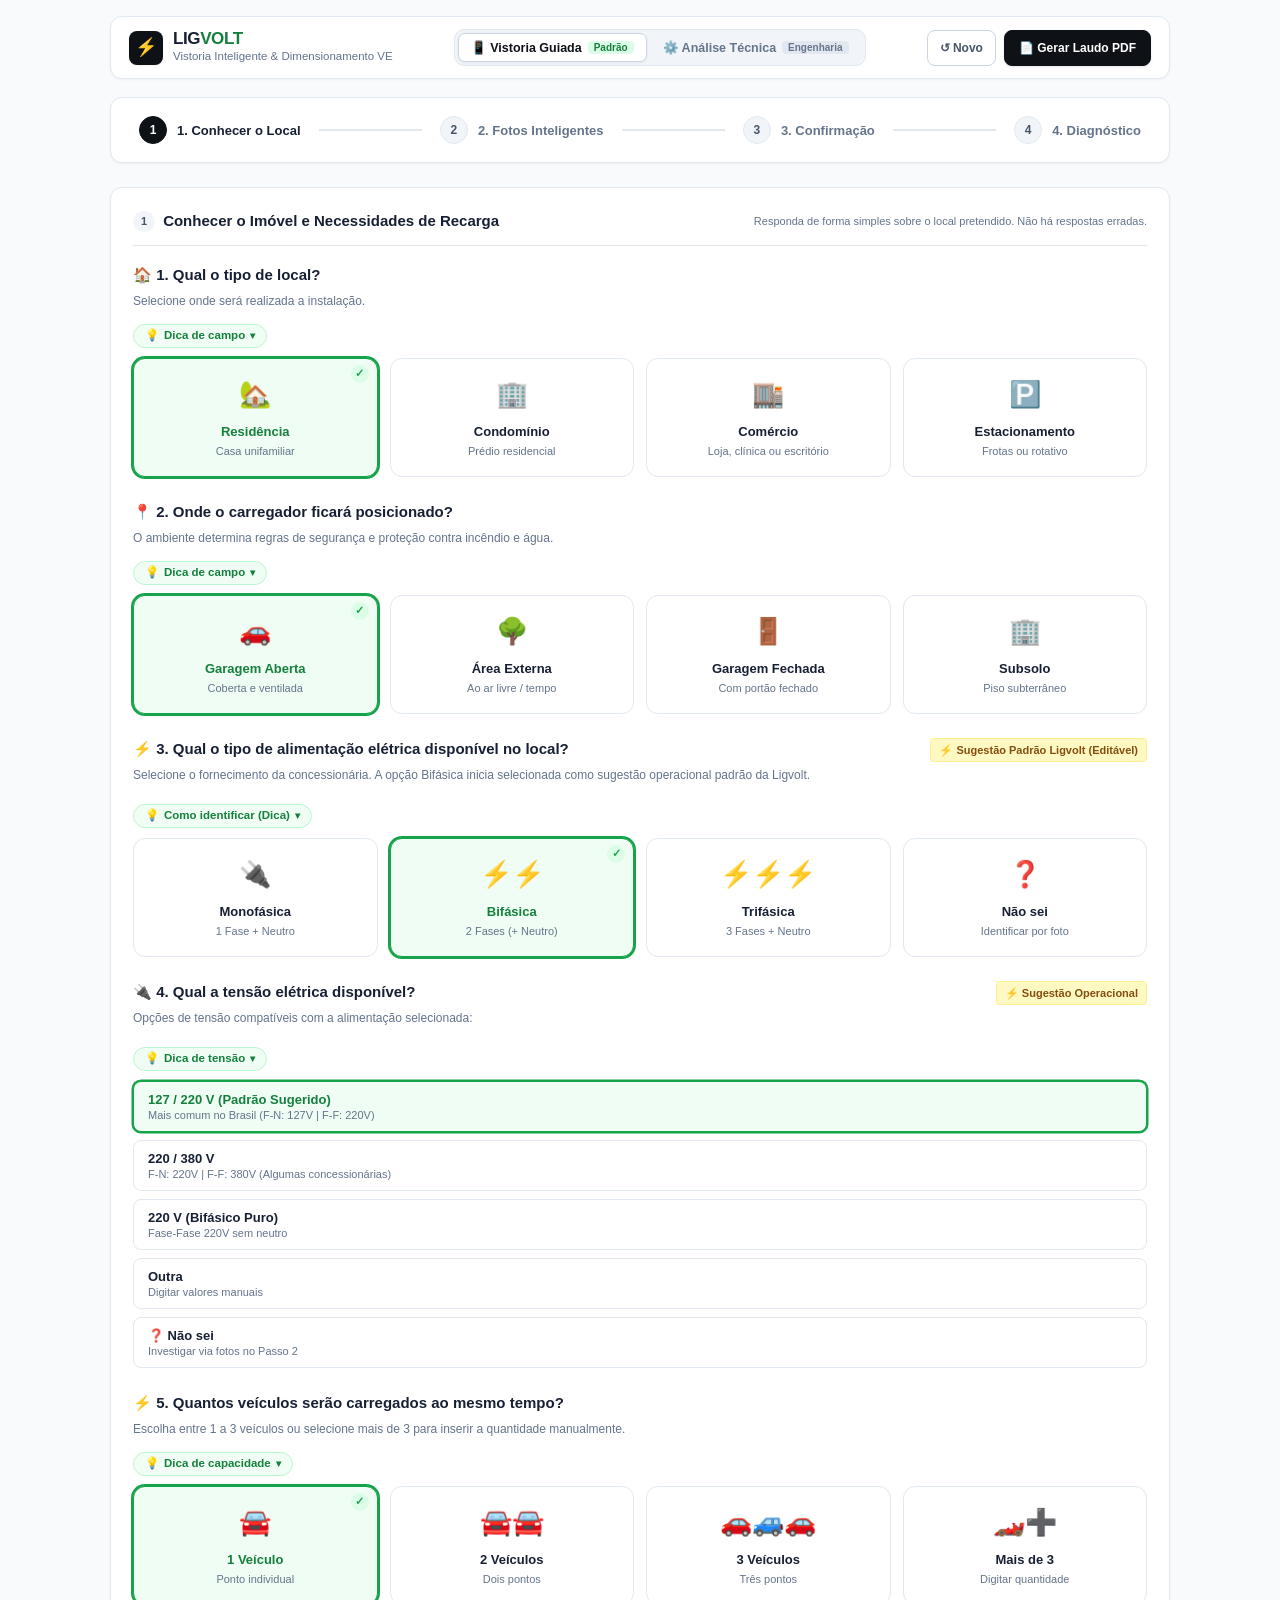
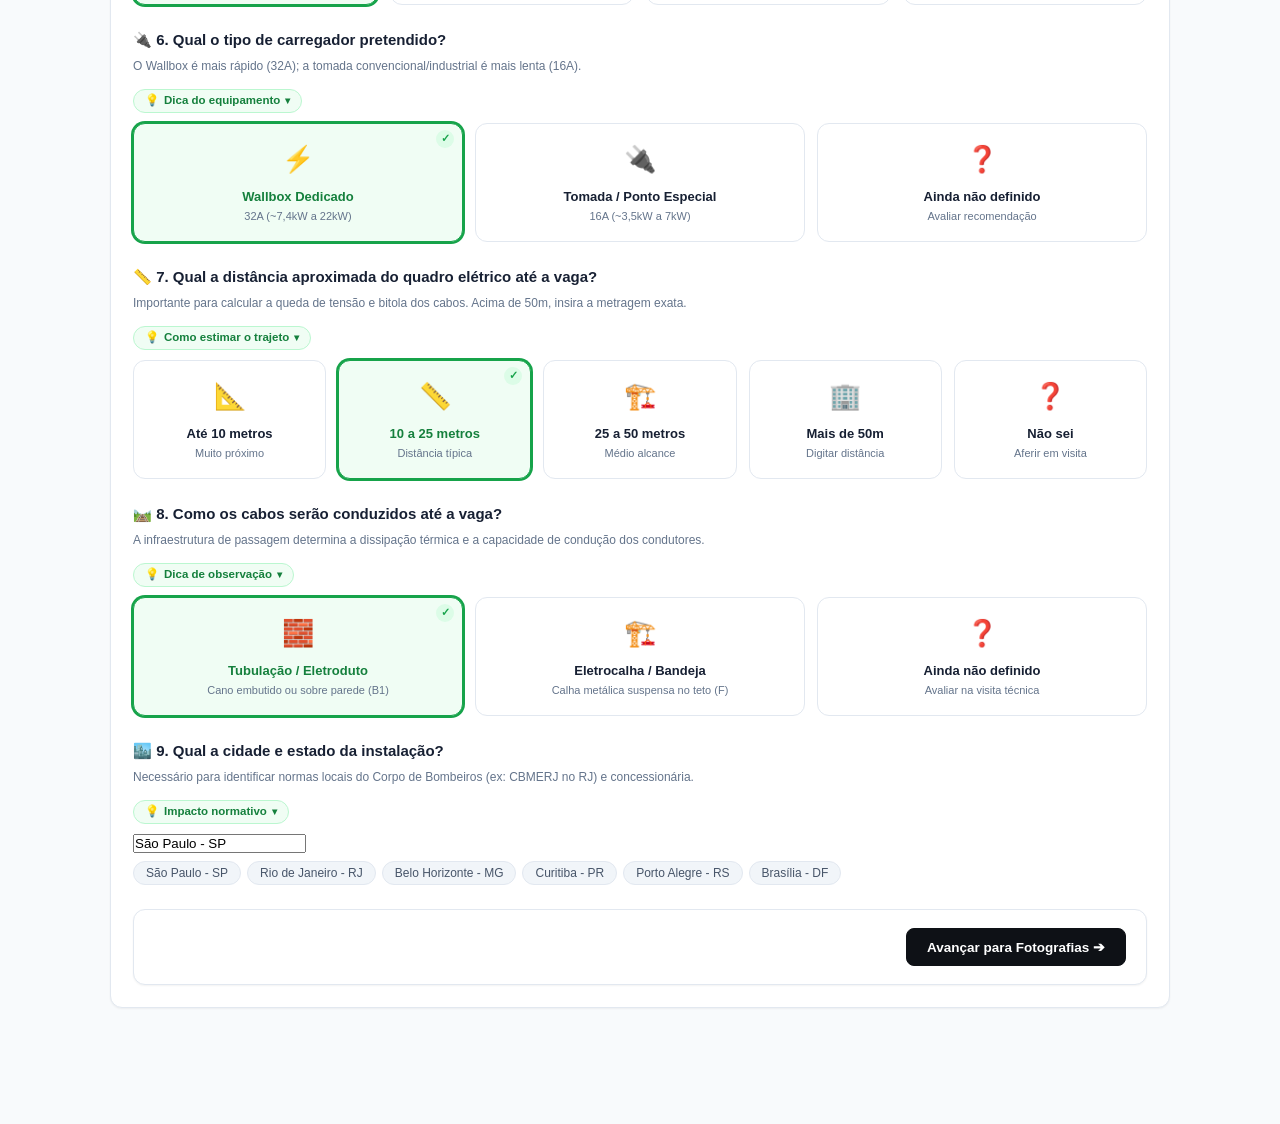
<file: index.html>
<!DOCTYPE html>
<html lang="pt-BR">
<head>
  <meta charset="UTF-8" />
  <meta name="viewport" content="width=device-width, initial-scale=1.0, maximum-scale=1.0, user-scalable=no" />
  <meta name="theme-color" content="#F8FAFC" />
  <meta name="description" content="LIGVOLT - Sistema SaaS de Dimensionamento Elétrico, Viabilidade e Laudos Técnicos para Recarga de Veículos Elétricos no Brasil (ABNT NBR 5410, NBR 17019, CBMERJ 326/2025)." />
  <title>LIGVOLT | Dimensionamento Elétrico & Laudo Técnico VE</title>
  
  <link rel="stylesheet" href="css/style.css" />
  <link rel="stylesheet" href="css/print.css" media="print" />
</head>
<body>

  <div class="app-container">
    <!-- ====================================================================
         CABEÇALHO COMPACTO E ELEGANTE (LIGHT MODE)
         ==================================================================== -->
    <header class="app-header">
      <div class="brand-wrapper">
        <div class="brand-logo-mark">⚡</div>
        <div class="brand-text">
          <h1>LIG<span class="accent">VOLT</span></h1>
          <p class="brand-tagline">Vistoria Inteligente & Dimensionamento VE</p>
        </div>
      </div>

      <!-- SELETOR DE MODO: VISTORIA GUIADA vs MODO AVANÇADO -->
      <div class="mode-switch-container" role="tablist" aria-label="Modo de Operação">
        <button type="button" class="mode-switch-btn active" id="btnModeVistoria" role="tab" aria-selected="true">
          <span>📱 Vistoria Guiada</span>
          <span class="mode-badge">Padrão</span>
        </button>
        <button type="button" class="mode-switch-btn" id="btnModeAvancado" role="tab" aria-selected="false">
          <span>⚙️ Análise Técnica</span>
          <span class="mode-badge">Engenharia</span>
        </button>
      </div>

      <div class="header-actions">
        <button type="button" class="btn-header-reset" id="btnResetHeader" title="Reiniciar parâmetros com valores padrão">
          ↺ Novo
        </button>
        <button type="button" class="btn-header-pdf" id="btnExportHeader" title="Visualizar e exportar laudo ou memória de cálculo">
          📄 Gerar Laudo PDF
        </button>
      </div>
    </header>

    <!-- ====================================================================
         MODO PADRÃO: VISTORIA SIMPLIFICADA COM IA (WIZARD EM 4 ETAPAS)
         ==================================================================== -->
    <div id="mode-vistoria" class="mode-view">

      <!-- STEPPER HORIZONTAL (4 ETAPAS) -->
      <nav class="wizard-stepper" aria-label="Progresso da Vistoria">
        <button type="button" class="wizard-step-node active" id="stepNode1" data-step="1">
          <span class="step-node-number">1</span>
          <span>1. Conhecer o Local</span>
        </button>
        <div class="step-divider-line"></div>
        <button type="button" class="wizard-step-node" id="stepNode2" data-step="2">
          <span class="step-node-number">2</span>
          <span>2. Fotos Inteligentes</span>
        </button>
        <div class="step-divider-line"></div>
        <button type="button" class="wizard-step-node" id="stepNode3" data-step="3">
          <span class="step-node-number">3</span>
          <span>3. Confirmação</span>
        </button>
        <div class="step-divider-line"></div>
        <button type="button" class="wizard-step-node" id="stepNode4" data-step="4">
          <span class="step-node-number">4</span>
          <span>4. Diagnóstico</span>
        </button>
      </nav>

      <!-- ETAPA 1: CONHECER O LOCAL -->
      <div id="wizardStep1" class="wizard-step-pane active">
        <div class="card-panel">
          <div class="panel-header">
            <h2 class="panel-title">
              <span class="panel-title-badge">1</span>
              Conhecer o Imóvel e Necessidades de Recarga
            </h2>
            <span class="form-hint">Responda de forma simples sobre o local pretendido. Não há respostas erradas.</span>
          </div>

          <!-- Pergunta 1: Tipo de Local -->
          <div class="wizard-question-box">
            <h3 class="wizard-question-title">🏠 1. Qual o tipo de local?</h3>
            <p class="wizard-question-subtitle">Selecione onde será realizada a instalação.</p>
            <div class="question-hint-wrapper">
              <button type="button" class="btn-toggle-hint" data-hint-id="hintQ1" aria-expanded="false">
                <span class="hint-btn-icon">💡</span>
                <span class="hint-btn-text">Dica de campo</span>
                <span class="hint-chevron">▾</span>
              </button>
              <div id="hintQ1" class="operator-hint-card" style="display: none;">
                <div class="hint-card-header">
                  <div class="hint-card-badge"><span>💡</span> <strong>Orientação de Campo</strong></div>
                  <button type="button" class="btn-close-hint" data-close-hint="hintQ1" title="Fechar dica">✕ Fechar</button>
                </div>
                <div class="hint-card-content">
                  <p>Em condomínios residenciais, confirme se o ponto será alimentado pelo medidor privativo do morador ou pelo quadro de serviços gerais do condomínio (que costuma exigir submedidor e aprovação em assembleia).</p>
                </div>
              </div>
            </div>
            <div class="visual-tiles-grid">
              <label class="visual-tile-item">
                <input type="radio" name="inspLocationType" value="residencia" class="visual-tile-input" checked />
                <div class="visual-tile-label">
                  <span class="tile-icon">🏡</span>
                  <span class="tile-title">Residência</span>
                  <span class="tile-sub">Casa unifamiliar</span>
                </div>
              </label>
              <label class="visual-tile-item">
                <input type="radio" name="inspLocationType" value="condominio" class="visual-tile-input" />
                <div class="visual-tile-label">
                  <span class="tile-icon">🏢</span>
                  <span class="tile-title">Condomínio</span>
                  <span class="tile-sub">Prédio residencial</span>
                </div>
              </label>
              <label class="visual-tile-item">
                <input type="radio" name="inspLocationType" value="comercio" class="visual-tile-input" />
                <div class="visual-tile-label">
                  <span class="tile-icon">🏬</span>
                  <span class="tile-title">Comércio</span>
                  <span class="tile-sub">Loja, clínica ou escritório</span>
                </div>
              </label>
              <label class="visual-tile-item">
                <input type="radio" name="inspLocationType" value="estacionamento" class="visual-tile-input" />
                <div class="visual-tile-label">
                  <span class="tile-icon">🅿️</span>
                  <span class="tile-title">Estacionamento</span>
                  <span class="tile-sub">Frotas ou rotativo</span>
                </div>
              </label>
            </div>
          </div>

          <!-- Pergunta 2: Onde será instalado? -->
          <div class="wizard-question-box">
            <h3 class="wizard-question-title">📍 2. Onde o carregador ficará posicionado?</h3>
            <p class="wizard-question-subtitle">O ambiente determina regras de segurança e proteção contra incêndio e água.</p>
            <div class="question-hint-wrapper">
              <button type="button" class="btn-toggle-hint" data-hint-id="hintQ2" aria-expanded="false">
                <span class="hint-btn-icon">💡</span>
                <span class="hint-btn-text">Dica de campo</span>
                <span class="hint-chevron">▾</span>
              </button>
              <div id="hintQ2" class="operator-hint-card" style="display: none;">
                <div class="hint-card-header">
                  <div class="hint-card-badge"><span>💡</span> <strong>Orientação de Campo</strong></div>
                  <button type="button" class="btn-close-hint" data-close-hint="hintQ2" title="Fechar dica">✕ Fechar</button>
                </div>
                <div class="hint-card-content">
                  <p>Garagens em subsolo ou confinadas exigem atenção especial a rotas de fuga, extintores e botoeira de desligamento de emergência fora da área do sinistro.</p>
                </div>
              </div>
            </div>
            <div class="visual-tiles-grid">
              <label class="visual-tile-item">
                <input type="radio" name="inspInstallArea" value="garagem_aberta" class="visual-tile-input" checked />
                <div class="visual-tile-label">
                  <span class="tile-icon">🚗</span>
                  <span class="tile-title">Garagem Aberta</span>
                  <span class="tile-sub">Coberta e ventilada</span>
                </div>
              </label>
              <label class="visual-tile-item">
                <input type="radio" name="inspInstallArea" value="externa" class="visual-tile-input" />
                <div class="visual-tile-label">
                  <span class="tile-icon">🌳</span>
                  <span class="tile-title">Área Externa</span>
                  <span class="tile-sub">Ao ar livre / tempo</span>
                </div>
              </label>
              <label class="visual-tile-item">
                <input type="radio" name="inspInstallArea" value="garagem_fechada" class="visual-tile-input" />
                <div class="visual-tile-label">
                  <span class="tile-icon">🚪</span>
                  <span class="tile-title">Garagem Fechada</span>
                  <span class="tile-sub">Com portão fechado</span>
                </div>
              </label>
              <label class="visual-tile-item">
                <input type="radio" name="inspInstallArea" value="subsolo" class="visual-tile-input" />
                <div class="visual-tile-label">
                  <span class="tile-icon">🏢</span>
                  <span class="tile-title">Subsolo</span>
                  <span class="tile-sub">Piso subterrâneo</span>
                </div>
              </label>
            </div>
          </div>

          <!-- Pergunta 3: Tipo de Alimentação Elétrica -->
          <div class="wizard-question-box">
            <div style="display: flex; justify-content: space-between; align-items: flex-start; flex-wrap: wrap; gap: 8px; margin-bottom: 6px;">
              <div>
                <h3 class="wizard-question-title">⚡ 3. Qual o tipo de alimentação elétrica disponível no local?</h3>
                <p class="wizard-question-subtitle">Selecione o fornecimento da concessionária. A opção Bifásica inicia selecionada como sugestão operacional padrão da Ligvolt.</p>
              </div>
              <span class="badge-status-suggested" id="supplyTypeBadgeStatus" title="Identificado como sugestão prévia operacional; confirme ou altere conforme o local">
                ⚡ Sugestão Padrão Ligvolt (Editável)
              </span>
            </div>
            <div class="question-hint-wrapper">
              <button type="button" class="btn-toggle-hint" data-hint-id="hintQ3" aria-expanded="false">
                <span class="hint-btn-icon">💡</span>
                <span class="hint-btn-text">Como identificar (Dica)</span>
                <span class="hint-chevron">▾</span>
              </button>
              <div id="hintQ3" class="operator-hint-card" style="display: none;">
                <div class="hint-card-header">
                  <div class="hint-card-badge"><span>💡</span> <strong>Identificação sem ser técnico</strong></div>
                  <button type="button" class="btn-close-hint" data-close-hint="hintQ3" title="Fechar dica">✕ Fechar</button>
                </div>
                <div class="hint-card-content">
                  <p>Conte as alavancas do disjuntor geral: <strong>1 alavanca</strong> = Monofásico; <strong>2 unidas</strong> = Bifásico; <strong>3 unidas</strong> = Trifásico. Se tiver dúvida, selecione <em>"Não sei"</em> e fotografe o quadro no Passo 2.</p>
                </div>
              </div>
            </div>
            <div class="visual-tiles-grid" id="inspSupplyTypeGrid">
              <label class="visual-tile-item">
                <input type="radio" name="inspSupplyType" value="monofasica" class="visual-tile-input" />
                <div class="visual-tile-label">
                  <span class="tile-icon">🔌</span>
                  <span class="tile-title">Monofásica</span>
                  <span class="tile-sub">1 Fase + Neutro</span>
                </div>
              </label>
              <label class="visual-tile-item">
                <input type="radio" name="inspSupplyType" value="bifasica" class="visual-tile-input" checked />
                <div class="visual-tile-label">
                  <span class="tile-icon">⚡⚡</span>
                  <span class="tile-title">Bifásica</span>
                  <span class="tile-sub">2 Fases (+ Neutro)</span>
                </div>
              </label>
              <label class="visual-tile-item">
                <input type="radio" name="inspSupplyType" value="trifasica" class="visual-tile-input" />
                <div class="visual-tile-label">
                  <span class="tile-icon">⚡⚡⚡</span>
                  <span class="tile-title">Trifásica</span>
                  <span class="tile-sub">3 Fases + Neutro</span>
                </div>
              </label>
              <label class="visual-tile-item">
                <input type="radio" name="inspSupplyType" value="nao_sei" class="visual-tile-input" />
                <div class="visual-tile-label">
                  <span class="tile-icon">❓</span>
                  <span class="tile-title">Não sei</span>
                  <span class="tile-sub">Identificar por foto</span>
                </div>
              </label>
            </div>
          </div>

          <!-- Pergunta 4: Tensão Elétrica Disponível (Dinâmica / Compatível) -->
          <div class="wizard-question-box" id="wizardVoltageQuestionBox">
            <div style="display: flex; justify-content: space-between; align-items: flex-start; flex-wrap: wrap; gap: 8px; margin-bottom: 6px;">
              <div>
                <h3 class="wizard-question-title">🔌 4. Qual a tensão elétrica disponível?</h3>
                <p class="wizard-question-subtitle" id="voltageSubtitleHint">Opções de tensão compatíveis com a alimentação selecionada:</p>
              </div>
              <span class="badge-status-suggested" id="voltageBadgeStatus" title="Tensão sugerida com base no padrão operacional ou na seleção">
                ⚡ Sugestão Operacional
              </span>
            </div>
            <div class="question-hint-wrapper">
              <button type="button" class="btn-toggle-hint" data-hint-id="hintQ4" aria-expanded="false">
                <span class="hint-btn-icon">💡</span>
                <span class="hint-btn-text">Dica de tensão</span>
                <span class="hint-chevron">▾</span>
              </button>
              <div id="hintQ4" class="operator-hint-card" style="display: none;">
                <div class="hint-card-header">
                  <div class="hint-card-badge"><span>💡</span> <strong>Orientação de Tensão</strong></div>
                  <button type="button" class="btn-close-hint" data-close-hint="hintQ4" title="Fechar dica">✕ Fechar</button>
                </div>
                <div class="hint-card-content">
                  <p>A tensão depende da concessionária local (ex: 127V/220V em SP/RJ; 220V/380V em Brasília e Goiás). Se tiver dúvida, selecione <em>"Não sei"</em> para comprovar no relógio de medição.</p>
                </div>
              </div>
            </div>
            
            <!-- Opções rápidas dinâmicas -->
            <div class="voltage-options-pill-grid" id="inspVoltageOptionsContainer">
              <!-- Renderizado dinamicamente via UI Controller -->
            </div>

            <!-- Campos de Tensão Personalizada (quando selecionado Outra) -->
            <div id="inspCustomVoltageBox" style="display: none; margin-top: 12px; background: #F8FAFC; border: 1px solid var(--border-subtle); padding: 12px 16px; border-radius: var(--radius-sm);">
              <div class="form-grid-2">
                <div class="form-group" style="margin-bottom: 0;">
                  <label class="form-label" for="inspInputVoltageFN">Tensão Fase-Neutro (V)</label>
                  <input type="number" id="inspInputVoltageFN" class="form-control" placeholder="Ex: 127" value="127" />
                </div>
                <div class="form-group" style="margin-bottom: 0;">
                  <label class="form-label" for="inspInputVoltageFF">Tensão Fase-Fase (V)</label>
                  <input type="number" id="inspInputVoltageFF" class="form-control" placeholder="Ex: 220" value="220" />
                </div>
              </div>
            </div>

            <!-- Dica se "Não sei" for selecionado -->
            <div id="inspVoltageUnknownHint" style="display: none; margin-top: 10px; background: #EFF6FF; border: 1px solid #BFDBFE; padding: 10px 14px; border-radius: var(--radius-sm); font-size: 12.5px; color: #1E40AF;">
              📸 <strong>Não tem certeza da tensão?</strong> Sem problemas! Na próxima etapa, você poderá fotografar o padrão de entrada ou a etiqueta do quadro para a IA analisar. A informação ficará registrada como <em>"Pendente de confirmação técnica"</em>.
            </div>
          </div>

          <!-- Pergunta 5: Quantidade de Veículos Simultâneos -->
          <div class="wizard-question-box">
            <h3 class="wizard-question-title">⚡ 5. Quantos veículos serão carregados ao mesmo tempo?</h3>
            <p class="wizard-question-subtitle">Escolha entre 1 a 3 veículos ou selecione mais de 3 para inserir a quantidade manualmente.</p>
            <div class="question-hint-wrapper">
              <button type="button" class="btn-toggle-hint" data-hint-id="hintQ5" aria-expanded="false">
                <span class="hint-btn-icon">💡</span>
                <span class="hint-btn-text">Dica de capacidade</span>
                <span class="hint-chevron">▾</span>
              </button>
              <div id="hintQ5" class="operator-hint-card" style="display: none;">
                <div class="hint-card-header">
                  <div class="hint-card-badge"><span>💡</span> <strong>Orientação de Capacidade</strong></div>
                  <button type="button" class="btn-close-hint" data-close-hint="hintQ5" title="Fechar dica">✕ Fechar</button>
                </div>
                <div class="hint-card-content">
                  <p>Para 1 ponto de recarga, dimensiona-se circuito direto. Para 2 ou mais veículos simultâneos, o app avalia a viabilidade de um subquadro coletivo (QGBT-EV).</p>
                </div>
              </div>
            </div>
            <div class="visual-tiles-grid">
              <label class="visual-tile-item">
                <input type="radio" name="inspVehicleCount" value="1" class="visual-tile-input" checked />
                <div class="visual-tile-label">
                  <span class="tile-icon">🚘</span>
                  <span class="tile-title">1 Veículo</span>
                  <span class="tile-sub">Ponto individual</span>
                </div>
              </label>
              <label class="visual-tile-item">
                <input type="radio" name="inspVehicleCount" value="2" class="visual-tile-input" />
                <div class="visual-tile-label">
                  <span class="tile-icon">🚘🚘</span>
                  <span class="tile-title">2 Veículos</span>
                  <span class="tile-sub">Dois pontos</span>
                </div>
              </label>
              <label class="visual-tile-item">
                <input type="radio" name="inspVehicleCount" value="3" class="visual-tile-input" />
                <div class="visual-tile-label">
                  <span class="tile-icon">🚗🚙🚗</span>
                  <span class="tile-title">3 Veículos</span>
                  <span class="tile-sub">Três pontos</span>
                </div>
              </label>
              <label class="visual-tile-item">
                <input type="radio" name="inspVehicleCount" value="mais_de_3" class="visual-tile-input" id="radioInspVehicleMore" />
                <div class="visual-tile-label">
                  <span class="tile-icon">🏎️➕</span>
                  <span class="tile-title">Mais de 3</span>
                  <span class="tile-sub">Digitar quantidade</span>
                </div>
              </label>
            </div>

            <!-- Campo numérico para quando for selecionado "Mais de 3" -->
            <div id="inspCustomVehicleBox" style="display: none; margin-top: 12px; background: #F8FAFC; border: 1px solid var(--border-subtle); padding: 12px 16px; border-radius: var(--radius-sm);">
              <label class="form-label" for="inspInputCustomVehicle" style="margin-bottom: 6px; font-weight: 700; color: var(--text-main);">
                🔢 Digite a quantidade de veículos / pontos simultâneos:
              </label>
              <div style="display: flex; align-items: center; gap: 8px; max-width: 220px;">
                <input type="number" id="inspInputCustomVehicle" class="form-control" min="4" max="50" value="4" />
                <span style="font-size: 13px; color: var(--text-secondary); font-weight: 600;">veículos</span>
              </div>
              <span style="font-size: 11.5px; color: var(--text-muted); margin-top: 4px; display: block;">
                Para projetos com múltiplos carregadores, será dimensionado o alimentador coletivo (QGBT-EV).
              </span>
            </div>
          </div>

          <!-- Pergunta 6: Tipo de Carregador Pretendido -->
          <div class="wizard-question-box">
            <h3 class="wizard-question-title">🔌 6. Qual o tipo de carregador pretendido?</h3>
            <p class="wizard-question-subtitle">O Wallbox é mais rápido (32A); a tomada convencional/industrial é mais lenta (16A).</p>
            <div class="question-hint-wrapper">
              <button type="button" class="btn-toggle-hint" data-hint-id="hintQ6" aria-expanded="false">
                <span class="hint-btn-icon">💡</span>
                <span class="hint-btn-text">Dica do equipamento</span>
                <span class="hint-chevron">▾</span>
              </button>
              <div id="hintQ6" class="operator-hint-card" style="display: none;">
                <div class="hint-card-header">
                  <div class="hint-card-badge"><span>💡</span> <strong>Recomendação Técnica</strong></div>
                  <button type="button" class="btn-close-hint" data-close-hint="hintQ6" title="Fechar dica">✕ Fechar</button>
                </div>
                <div class="hint-card-content">
                  <p>O Wallbox fixo de 7,4 kW (32A) é a melhor solução residencial, garantindo carga completa em 6h a 8h com segurança normativa total (NBR 17019). Tomadas comuns aquecem e não são seguras para recarga contínua.</p>
                </div>
              </div>
            </div>
            <div class="visual-tiles-grid">
              <label class="visual-tile-item">
                <input type="radio" name="inspChargerType" value="wallbox" class="visual-tile-input" checked />
                <div class="visual-tile-label">
                  <span class="tile-icon">⚡</span>
                  <span class="tile-title">Wallbox Dedicado</span>
                  <span class="tile-sub">32A (~7,4kW a 22kW)</span>
                </div>
              </label>
              <label class="visual-tile-item">
                <input type="radio" name="inspChargerType" value="tomada" class="visual-tile-input" />
                <div class="visual-tile-label">
                  <span class="tile-icon">🔌</span>
                  <span class="tile-title">Tomada / Ponto Especial</span>
                  <span class="tile-sub">16A (~3,5kW a 7kW)</span>
                </div>
              </label>
              <label class="visual-tile-item">
                <input type="radio" name="inspChargerType" value="nao_sei" class="visual-tile-input" />
                <div class="visual-tile-label">
                  <span class="tile-icon">❓</span>
                  <span class="tile-title">Ainda não definido</span>
                  <span class="tile-sub">Avaliar recomendação</span>
                </div>
              </label>
            </div>
          </div>

          <!-- Pergunta 7: Distância Aproximada -->
          <div class="wizard-question-box">
            <h3 class="wizard-question-title">📏 7. Qual a distância aproximada do quadro elétrico até a vaga?</h3>
            <p class="wizard-question-subtitle">Importante para calcular a queda de tensão e bitola dos cabos. Acima de 50m, insira a metragem exata.</p>
            <div class="question-hint-wrapper">
              <button type="button" class="btn-toggle-hint" data-hint-id="hintQ7" aria-expanded="false">
                <span class="hint-btn-icon">💡</span>
                <span class="hint-btn-text">Como estimar o trajeto</span>
                <span class="hint-chevron">▾</span>
              </button>
              <div id="hintQ7" class="operator-hint-card" style="display: none;">
                <div class="hint-card-header">
                  <div class="hint-card-badge"><span>💡</span> <strong>Medição do Trajeto</strong></div>
                  <button type="button" class="btn-close-hint" data-close-hint="hintQ7" title="Fechar dica">✕ Fechar</button>
                </div>
                <div class="hint-card-content">
                  <p>Considere o caminho real que a tubulação percorrerá por paredes, vigas e piso (não a linha reta pelo ar). Distâncias longas (>25m) exigem cabos mais grossos para evitar queda de tensão.</p>
                </div>
              </div>
            </div>
            <div class="visual-tiles-grid">
              <label class="visual-tile-item">
                <input type="radio" name="inspDistanceApprox" value="<10" class="visual-tile-input" />
                <div class="visual-tile-label">
                  <span class="tile-icon">📐</span>
                  <span class="tile-title">Até 10 metros</span>
                  <span class="tile-sub">Muito próximo</span>
                </div>
              </label>
              <label class="visual-tile-item">
                <input type="radio" name="inspDistanceApprox" value="10-25" class="visual-tile-input" checked />
                <div class="visual-tile-label">
                  <span class="tile-icon">📏</span>
                  <span class="tile-title">10 a 25 metros</span>
                  <span class="tile-sub">Distância típica</span>
                </div>
              </label>
              <label class="visual-tile-item">
                <input type="radio" name="inspDistanceApprox" value="25-50" class="visual-tile-input" />
                <div class="visual-tile-label">
                  <span class="tile-icon">🏗️</span>
                  <span class="tile-title">25 a 50 metros</span>
                  <span class="tile-sub">Médio alcance</span>
                </div>
              </label>
              <label class="visual-tile-item">
                <input type="radio" name="inspDistanceApprox" value=">50" class="visual-tile-input" id="radioInspDistanceMore" />
                <div class="visual-tile-label">
                  <span class="tile-icon">🏢</span>
                  <span class="tile-title">Mais de 50m</span>
                  <span class="tile-sub">Digitar distância</span>
                </div>
              </label>
              <label class="visual-tile-item">
                <input type="radio" name="inspDistanceApprox" value="nao_sei" class="visual-tile-input" />
                <div class="visual-tile-label">
                  <span class="tile-icon">❓</span>
                  <span class="tile-title">Não sei</span>
                  <span class="tile-sub">Aferir em visita</span>
                </div>
              </label>
            </div>

            <!-- Campo numérico para quando for selecionado "Mais de 50m" -->
            <div id="inspCustomDistanceBox" style="display: none; margin-top: 12px; background: #F8FAFC; border: 1px solid var(--border-subtle); padding: 12px 16px; border-radius: var(--radius-sm);">
              <label class="form-label" for="inspInputCustomDistance" style="margin-bottom: 6px; font-weight: 700; color: var(--text-main);">
                📏 Digite a distância estimada exata (em metros):
              </label>
              <div style="display: flex; align-items: center; gap: 8px; max-width: 220px;">
                <input type="number" id="inspInputCustomDistance" class="form-control" min="51" max="500" value="60" />
                <span style="font-size: 13px; color: var(--text-secondary); font-weight: 600;">metros</span>
              </div>
              <span style="font-size: 11.5px; color: var(--text-muted); margin-top: 4px; display: block;">
                Trajetos longos exigem verificação rigorosa de queda de tensão (máx. 4% NBR 5410).
              </span>
            </div>
          </div>

          <!-- Pergunta 8: Infraestrutura de Passagem dos Cabos -->
          <div class="wizard-question-box">
            <h3 class="wizard-question-title">🛤️ 8. Como os cabos serão conduzidos até a vaga?</h3>
            <p class="wizard-question-subtitle">A infraestrutura de passagem determina a dissipação térmica e a capacidade de condução dos condutores.</p>
            <div class="question-hint-wrapper">
              <button type="button" class="btn-toggle-hint" data-hint-id="hintQ8" aria-expanded="false">
                <span class="hint-btn-icon">💡</span>
                <span class="hint-btn-text">Dica de observação</span>
                <span class="hint-chevron">▾</span>
              </button>
              <div id="hintQ8" class="operator-hint-card" style="display: none;">
                <div class="hint-card-header">
                  <div class="hint-card-badge"><span>💡</span> <strong>O que observar na garagem</strong></div>
                  <button type="button" class="btn-close-hint" data-close-hint="hintQ8" title="Fechar dica">✕ Fechar</button>
                </div>
                <div class="hint-card-content">
                  <p>Olhe para o teto e as paredes da garagem: se houver <strong>calhas metálicas perfuradas suspensas no teto</strong> por onde já passam outros cabos (muito comum em condomínios), selecione <em>Eletrocalha / Bandeja</em>. Se a fiação for passar por <strong>canos plásticos ou metálicos embutidos ou na parede</strong>, selecione <em>Eletroduto / Tubulação</em>.</p>
                </div>
              </div>
            </div>
            <div class="visual-tiles-grid">
              <label class="visual-tile-item">
                <input type="radio" name="inspInstallMethod" value="B1" class="visual-tile-input" checked />
                <div class="visual-tile-label">
                  <span class="tile-icon">🧱</span>
                  <span class="tile-title">Tubulação / Eletroduto</span>
                  <span class="tile-sub">Cano embutido ou sobre parede (B1)</span>
                </div>
              </label>
              <label class="visual-tile-item">
                <input type="radio" name="inspInstallMethod" value="F" class="visual-tile-input" />
                <div class="visual-tile-label">
                  <span class="tile-icon">🏗️</span>
                  <span class="tile-title">Eletrocalha / Bandeja</span>
                  <span class="tile-sub">Calha metálica suspensa no teto (F)</span>
                </div>
              </label>
              <label class="visual-tile-item">
                <input type="radio" name="inspInstallMethod" value="nao_sei" class="visual-tile-input" />
                <div class="visual-tile-label">
                  <span class="tile-icon">❓</span>
                  <span class="tile-title">Ainda não definido</span>
                  <span class="tile-sub">Avaliar na visita técnica</span>
                </div>
              </label>
            </div>
          </div>

          <!-- Pergunta 9: Cidade e Estado -->
          <div class="wizard-question-box">
            <h3 class="wizard-question-title">🏙️ 9. Qual a cidade e estado da instalação?</h3>
            <p class="wizard-question-subtitle">Necessário para identificar normas locais do Corpo de Bombeiros (ex: CBMERJ no RJ) e concessionária.</p>
            <div class="question-hint-wrapper">
              <button type="button" class="btn-toggle-hint" data-hint-id="hintQ9" aria-expanded="false">
                <span class="hint-btn-icon">💡</span>
                <span class="hint-btn-text">Impacto normativo</span>
                <span class="hint-chevron">▾</span>
              </button>
              <div id="hintQ9" class="operator-hint-card" style="display: none;">
                <div class="hint-card-header">
                  <div class="hint-card-badge"><span>💡</span> <strong>Normas e Concessionária</strong></div>
                  <button type="button" class="btn-close-hint" data-close-hint="hintQ9" title="Fechar dica">✕ Fechar</button>
                </div>
                <div class="hint-card-content">
                  <p>A localização define as instruções técnicas do Corpo de Bombeiros estadual (como exigências de chuveiros automáticos em subsolos) e as normas de medição da distribuidora.</p>
                </div>
              </div>
            </div>
            <div style="display: flex; gap: 10px; max-width: 480px; align-items: center;">
              <input type="text" id="inspCityStateInput" class="form-input" placeholder="Ex: Rio de Janeiro - RJ ou São Paulo - SP" value="São Paulo - SP" />
            </div>
            <div style="display: flex; gap: 6px; flex-wrap: wrap; margin-top: 8px;">
              <button type="button" class="preset-chip" onclick="document.getElementById('inspCityStateInput').value='São Paulo - SP'">São Paulo - SP</button>
              <button type="button" class="preset-chip" onclick="document.getElementById('inspCityStateInput').value='Rio de Janeiro - RJ'">Rio de Janeiro - RJ</button>
              <button type="button" class="preset-chip" onclick="document.getElementById('inspCityStateInput').value='Belo Horizonte - MG'">Belo Horizonte - MG</button>
              <button type="button" class="preset-chip" onclick="document.getElementById('inspCityStateInput').value='Curitiba - PR'">Curitiba - PR</button>
              <button type="button" class="preset-chip" onclick="document.getElementById('inspCityStateInput').value='Porto Alegre - RS'">Porto Alegre - RS</button>
              <button type="button" class="preset-chip" onclick="document.getElementById('inspCityStateInput').value='Brasília - DF'">Brasília - DF</button>
            </div>
          </div>

          <!-- Rodapé do Passo 1 -->
          <div class="wizard-footer-nav">
            <div></div>
            <button type="button" class="btn-wizard-nav btn-wizard-primary" id="btnNextStep1">
              Avançar para Fotografias ➔
            </button>
          </div>
        </div>
      </div>

      <!-- ETAPA 2: FOTOGRAFIAS INTELIGENTES -->
      <div id="wizardStep2" class="wizard-step-pane">
        <div class="card-panel">
          <div class="panel-header">
            <h2 class="panel-title">
              <span class="panel-title-badge">2</span>
              Fotografias Inteligentes da Instalação
            </h2>
            <span class="form-hint">Tire fotos pelo celular ou anexe imagens da sua galeria. A IA interpretará os disjuntores e proteções.</span>
          </div>

          <!-- BANNER DE SEGURANÇA ELÉTRICA OBRIGATÓRIO -->
          <div class="safety-alert-banner">
            <span class="safety-icon">⚠️</span>
            <div>
              <strong>Atenção Absoluta à Segurança Elétrica</strong>
              <p>
                <strong>NUNCA</strong> abra tampas de proteção internas com barramentos energizados expostos nem toque em fios ou disjuntores. Fotografe sempre à distância, mantendo afastamento seguro. Se o quadro exigir chaves ou ferramentas, solicite a um eletricista habilitado.
              </p>
            </div>
          </div>

          <!-- GRID DE CAPTURA DAS 6 FOTOS -->
          <div class="photos-capture-grid" id="photosCaptureContainer">
            <!-- Renderizado dinamicamente via UI Controller com suporte a Câmera e Upload -->
          </div>

          <!-- Rodapé do Passo 2 -->
          <div class="wizard-footer-nav">
            <button type="button" class="btn-wizard-nav btn-wizard-back" id="btnBackStep2">
              ⬅ Voltar
            </button>
            <div style="display: flex; gap: 8px; flex-wrap: wrap;">
              <button type="button" class="btn-wizard-nav btn-wizard-back" id="btnSkipPhotos">
                Continuar sem Fotos ➔
              </button>
              <button type="button" class="btn-wizard-nav btn-wizard-ai" id="btnAnalyzeAI">
                <span class="ai-sparkle">✨</span> Analisar Fotos com IA ➔
              </button>
            </div>
          </div>
        </div>
      </div>

      <!-- ETAPA 3: CONFIRMAÇÃO SIMPLIFICADA -->
      <div id="wizardStep3" class="wizard-step-pane">
        <div class="card-panel">
          <div class="panel-header">
            <h2 class="panel-title">
              <span class="panel-title-badge">3</span>
              Confirmação e Validação dos Dados
            </h2>
            <span class="form-hint">Abaixo estão os dados identificados pelas fotos ou pré-avaliados. Confirme ou ajuste de forma simples.</span>
          </div>

          <!-- LISTA DE CARDS DE CONFIRMAÇÃO -->
          <div class="confirmation-section" id="confirmationCardsContainer">
            <!-- Gerado dinamicamente com base nas fotos e IA -->
          </div>

          <!-- Rodapé do Passo 3 -->
          <div class="wizard-footer-nav">
            <button type="button" class="btn-wizard-nav btn-wizard-back" id="btnBackStep3">
              ⬅ Voltar para Fotos
            </button>
            <button type="button" class="btn-wizard-nav btn-wizard-primary" id="btnEvaluateFinal">
              Ver Diagnóstico e Viabilidade ➔
            </button>
          </div>
        </div>
      </div>

      <!-- ETAPA 4: DIAGNÓSTICO FINAL E ADEQUAÇÕES -->
      <div id="wizardStep4" class="wizard-step-pane">
        <!-- HERO CARD DE STATUS PRELIMINAR -->
        <section id="wizardDiagnosticHeroCard" class="diag-hero-card badge-apto" aria-live="polite">
          <!-- Renderizado dinamicamente -->
        </section>

        <!-- SEÇÕES DE AÇÕES CATEGORIZADAS -->
        <div class="diag-report-grid">
          <!-- Ações Críticas (Impeditivas) -->
          <div class="diag-action-group" id="groupCriticalActions">
            <h3 class="diag-action-group-title title-critica">
              🚨 Adequações Críticas (Impedimentos Imediatos)
            </h3>
            <div id="listCriticalActions"></div>
          </div>

          <!-- Ações Necessárias (Adequações Elétricas Indispensáveis) -->
          <div class="diag-action-group" id="groupNecessaryActions">
            <h3 class="diag-action-group-title title-necessaria">
              ⚠️ Adequações Necessárias (Indispensáveis para Viabilizar)
            </h3>
            <div id="listNecessaryActions"></div>
          </div>

          <!-- Ações Recomendadas (Boas Práticas e Conveniência) -->
          <div class="diag-action-group" id="groupRecommendedActions">
            <h3 class="diag-action-group-title title-recomendada">
              💡 Ações Recomendadas (Boas Práticas & Segurança Adicional)
            </h3>
            <div id="listRecommendedActions"></div>
          </div>

          <!-- O que Fazer a Seguir (Próximos Passos) -->
          <div class="diag-action-group" id="groupNextSteps">
            <h3 class="diag-action-group-title title-proximos">
              📋 Próximos Passos Recomendados
            </h3>
            <div id="listNextSteps"></div>
          </div>
        </div>

        <!-- BOTÕES FINAIS DE AÇÃO -->
        <div class="diag-bottom-actions">
          <button type="button" class="btn-diag-action btn-diag-primary" id="btnGenerateSimplifiedReport" style="background: var(--volt-green); color: #0E1116; font-weight: 700; border: 1px solid var(--volt-green-dark); box-shadow: 0 2px 8px rgba(157,236,15,0.3);">
            ⭐ Gerar Levantamento Simplificado (Campo)
          </button>
          <button type="button" class="btn-diag-action btn-diag-pdf" id="btnGenerateInspectionPDF">
            📋 Laudo Completo de Vistoria (IA)
          </button>
          <button type="button" class="btn-diag-action btn-diag-advanced" id="btnOpenInAdvancedMode">
            ⚙️ Análise de Engenharia Avançada
          </button>
          <button type="button" class="btn-ghost" id="btnRestartInspection">
            ↺ Nova Vistoria
          </button>
        </div>
      </div>

    </div>

    <!-- ====================================================================
         MODO AVANÇADO: ANÁLISE TÉCNICA E ENGENHARIA (PRESERVADO INTEGRALMENTE)
         ==================================================================== -->
    <div id="mode-avancado" class="mode-view is-hidden">

      <!-- BANNER DE RETORNO À VISTORIA GUIADA -->
      <div style="display: flex; justify-content: space-between; align-items: center; background: #F1F5F9; border: 1px solid var(--border-subtle); padding: 10px 16px; border-radius: var(--radius-sm); margin-bottom: 16px;">
        <span style="font-size: 13px; color: var(--text-secondary); font-weight: 600;">
          ⚙️ <strong>Modo Engenharia Avançado:</strong> Dimensionamento completo de condutores, desequilíbrio e memória de cálculo.
        </span>
        <button type="button" class="btn-ghost" id="btnReturnToVistoria" style="padding: 4px 10px; font-size: 12px;">
          ⬅ Voltar para Vistoria Guiada
        </button>
      </div>

      <!-- CARD DE DIAGNÓSTICO PRINCIPAL DO MOTOR TÉCNICO -->
      <section id="intelligentDiagnosticCard" class="diag-hero-card badge-apto" aria-live="polite">
        <!-- Renderizado dinamicamente via UI Controller em tons suaves -->
      </section>

      <!-- NAVEGAÇÃO POR ABAS HORIZONTAIS -->
      <nav class="tabs-navigation" role="tablist">
        <button type="button" class="tab-btn active" data-tab="tab-dimensionamento" role="tab" aria-selected="true">
          ⚡ 1. Dimensionamento
        </button>
        <button type="button" class="tab-btn" data-tab="tab-seguranca" role="tab" aria-selected="false">
          🛡️ 2. Segurança e Conformidade
        </button>
      </nav>

      <!-- ABA 1: ANÁLISE TÉCNICA E DIMENSIONAMENTO ELÉTRICO -->
      <main id="tab-dimensionamento" class="tab-pane active" role="tabpanel">

        <!-- PRESETS RÁPIDOS DE INSTALAÇÃO -->
        <div class="presets-bar">
          <span class="presets-label">⚡ Cenários Rápidos:</span>
          <button type="button" class="preset-chip" data-quick-preset="bifasica-padrao">⚡ Bifásico Ligvolt (1x 32A • 220V)</button>
          <button type="button" class="preset-chip" data-quick-preset="res-mono-32">Residencial 1x 32A (220V)</button>
          <button type="button" class="preset-chip" data-quick-preset="condo-2x32">Condomínio Trifásico 2x 32A</button>
          <button type="button" class="preset-chip" data-quick-preset="comercial-4x32">Comercial 4x 32A Balanceado</button>
        </div>

        <!-- ================================================================
             ÁREA A: RESUMO DA INSTALAÇÃO (4 CARTÕES COMPACTOS NO TOPO)
             ================================================================ -->
        <section class="tech-area-container" id="techAreaSummary">
          <div class="tech-summary-grid" id="techSummaryGrid">
            <!-- 4 Cartões Compactos Renderizados Dinamicamente:
                 1. Alimentação e Tensão (com indicador visual Confirmado / Sugestão / Pendente)
                 2. Quantidade e Potência dos Carregadores
                 3. Distância do Quadro até os Pontos
                 4. Situação Preliminar da Capacidade Elétrica -->
          </div>
        </section>

        <!-- ================================================================
             ÁREA B: IMÓVEL, POSICIONAMENTO & INFRAESTRUTURA FÍSICA
             ================================================================ -->
        <section class="card-panel" id="techAreaPhysicalData">
          <div class="panel-header">
            <h2 class="panel-title">
              <span class="panel-title-badge">B</span>
              Imóvel, Posicionamento & Infraestrutura Física
            </h2>
            <span class="form-hint">Tipologia predial, ambiente da vaga, localização normativa e trajeto dos cabos</span>
          </div>

          <!-- Grid de Localização e Ambiente -->
          <div class="form-grid-3">
            <div class="form-group">
              <label class="form-label" for="selectTechLocationType">Tipo de Imóvel</label>
              <select id="selectTechLocationType" class="form-control">
                <option value="residencia" selected>Residência Unifamiliar (Casa)</option>
                <option value="condominio">Condomínio Edilício (Prédio)</option>
                <option value="comercio">Estabelecimento Comercial</option>
                <option value="estacionamento">Estacionamento Rotativo / Privado</option>
              </select>
            </div>

            <div class="form-group">
              <label class="form-label" for="selectTechInstallArea">Posicionamento da Vaga / Ambiente</label>
              <select id="selectTechInstallArea" class="form-control">
                <option value="garagem_aberta" selected>Garagem Aberta / Térreo Ventilado</option>
                <option value="garagem_fechada">Garagem Fechada Confinada</option>
                <option value="subsolo">Subsolo de Edificação (Alerta CBMERJ)</option>
                <option value="externa">Área Externa (Ao Ar Livre - Exige IPW)</option>
              </select>
            </div>

            <div class="form-group">
              <label class="form-label" for="inputTechCityState">Cidade e Estado (UF)</label>
              <input type="text" id="inputTechCityState" class="form-control" value="São Paulo - SP" placeholder="Ex: São Paulo - SP ou Rio de Janeiro - RJ" />
            </div>
          </div>

          <!-- Alerta normativo contextual para Subsolo / CBMERJ -->
          <div id="techSubsoloAlert" style="display: none; background: #FEF2F2; border-left: 4px solid #DC2626; padding: 10px 14px; border-radius: var(--radius-sm); margin-top: 12px; font-size: 12px; color: #991B1B;">
            ⚠️ <strong>Atenção Normativa CBMERJ 326/2025:</strong> Instalações em subsolo no Estado do Rio de Janeiro exigem sistema de proteção por chuveiros automáticos (sprinklers) e comando elétrico de corte de emergência.
          </div>

          <!-- Infraestrutura de Passagem e Distância Física -->
          <div class="form-grid-2" style="margin-top: 14px; padding-top: 14px; border-top: 1px dashed var(--border-subtle);">
            <div class="form-group">
              <label class="form-label" for="selectTechInstallMethod">
                Infraestrutura de Passagem dos Cabos (Método NBR 5410)
                <span class="form-hint">Condição de dissipação térmica dos condutores</span>
              </label>
              <select id="selectTechInstallMethod" class="form-control">
                <option value="B1" selected>Método B1: Eletroduto embutido em alvenaria ou sobre parede</option>
                <option value="F">Método F: Eletrocalha metálica suspensa / Bandeja no teto</option>
                <option value="B2">Método B2: Cabo multipolar em eletroduto de seção circular</option>
                <option value="C">Método C: Cabos unipolares fixados diretamente em parede</option>
              </select>
            </div>

            <div class="form-group">
              <label class="form-label" for="inputDistance">
                Distância do Quadro até os Pontos (metros)
                <span class="form-hint">Comprimento real do circuito para cálculo de queda de tensão</span>
              </label>
              <input type="number" id="inputDistance" class="form-control" min="1" max="500" value="20" step="1" />
              <span class="form-hint" id="distanceOriginHint">Impacto direto no cálculo de bitola por queda de tensão (máx. 4%)</span>
            </div>
          </div>
        </section>

        <!-- ================================================================
             ÁREA C: DADOS ELÉTRICOS (FORNECIMENTO, MEDIÇÃO & DEMANDA)
             ================================================================ -->
        <section class="card-panel" id="techAreaElectricalData">
          <div class="panel-header">
            <h2 class="panel-title">
              <span class="panel-title-badge">C</span>
              Dados Elétricos da Instalação
            </h2>
            <span class="form-hint">Fornecimento de energia, medição, demanda existente e carregadores</span>
          </div>

          <!-- Grid dos Parâmetros Primários -->
          <div class="form-grid-3">
            <!-- Tipo de Alimentação (Segmented Buttons) -->
            <div class="form-group">
              <label class="form-label">Tipo de Alimentação</label>
              <div class="segmented-control">
                <div class="segmented-option">
                  <input type="radio" id="supMono" name="supplyType" value="monofasica" />
                  <label for="supMono" class="segmented-label">Monofásica</label>
                </div>
                <div class="segmented-option">
                  <input type="radio" id="supBi" name="supplyType" value="bifasica" checked />
                  <label for="supBi" class="segmented-label">Bifásica</label>
                </div>
                <div class="segmented-option">
                  <input type="radio" id="supTri" name="supplyType" value="trifasica" />
                  <label for="supTri" class="segmented-label">Trifásica</label>
                </div>
              </div>
            </div>

            <!-- Tensão Nominal Adaptativa -->
            <div class="form-group">
              <label class="form-label" for="voltagePreset">Tensão da Instalação</label>
              <select id="voltagePreset" class="form-control">
                <option value="127_220" selected>127V / 220V (Fase-Neutro: 127V, F-F: 220V)</option>
                <option value="220_mono">220V (Fase-Fase sem neutro / Mono 220V)</option>
                <option value="220_380">220V / 380V (Fase-Neutro: 220V, F-F: 380V)</option>
                <option value="custom">Tensão Personalizada...</option>
              </select>
            </div>

            <!-- Disjuntor Geral Existente -->
            <div class="form-group">
              <label class="form-label" for="inputMainBreaker">
                Disjuntor Geral Existente
                <span class="form-hint">Capacidade nominal da entrada</span>
              </label>
              <input type="number" id="inputMainBreaker" class="form-control" min="10" max="1000" value="50" placeholder="Ex: 50A ou 63A" />
              <label class="checkbox-inline">
                <input type="checkbox" id="chkMainBreakerUnknown" />
                <span>Pendente de verificação no padrão de entrada</span>
              </label>
            </div>
          </div>

          <!-- Campos de Tensão Personalizada (quando selecionado custom) -->
          <div id="customVoltageContainer" class="form-grid-2" style="display: none; margin-top: 14px; background: #F8FAFC; border: 1px solid var(--border-subtle); padding: 12px 16px; border-radius: var(--radius-sm);">
            <div class="form-group" style="margin-bottom: 0;">
              <label class="form-label" for="inputVoltageFN">Tensão Fase-Neutro (V)</label>
              <input type="number" id="inputVoltageFN" class="form-control" value="127" />
            </div>
            <div class="form-group" style="margin-bottom: 0;">
              <label class="form-label" for="inputVoltageFF">Tensão Fase-Fase (V)</label>
              <input type="number" id="inputVoltageFF" class="form-control" value="220" />
            </div>
          </div>

          <!-- Demanda Elétrica Existente -->
          <div style="margin-top: 16px; padding-top: 14px; border-top: 1px dashed var(--border-subtle);">
            <div class="form-group" style="margin-bottom: 0;">
              <label class="form-label">
                Demanda Elétrica Existente
                <span class="form-hint">Consumo das cargas prediais atuais (medido com alicate amperímetro ou histórico de faturas)</span>
              </label>
              <div id="demandModeBox" class="form-grid-2" style="margin-bottom: 8px;">
                <select id="selectDemandMode" class="form-control">
                  <option value="per_phase" selected>Informar por Fase (Ampères)</option>
                  <option value="total">Informar Valor Total</option>
                </select>
                <select id="selectDemandUnit" class="form-control">
                  <option value="A" selected>Unidade: Ampères (A)</option>
                  <option value="kVA">Unidade: Potência (kVA)</option>
                </select>
              </div>

              <div id="demandTotalBox" style="display: none;">
                <input type="number" id="inputDemandTotal" class="form-control" placeholder="Demanda total existente" value="20" />
              </div>

              <div id="demandPhaseBox" class="form-grid-3">
                <input type="number" id="inputDemandL1" class="form-control" placeholder="Fase A (A)" value="15" title="Demanda na Fase A" />
                <input type="number" id="inputDemandL2" class="form-control" placeholder="Fase B (A)" value="15" title="Demanda na Fase B" />
                <input type="number" id="inputDemandL3" class="form-control" placeholder="Fase C (A)" value="0" title="Demanda na Fase C (se trifásico)" />
              </div>

              <label class="checkbox-inline" style="margin-top: 8px;">
                <input type="checkbox" id="chkDemandUnknown" />
                <span>Demanda existente não medida / pendente de medição</span>
              </label>
            </div>
          </div>

          <!-- Seção de Pontos de Recarga -->
          <div style="margin-top: 18px; padding-top: 16px; border-top: 1px solid var(--border-subtle);">
            <div style="display: flex; justify-content: space-between; align-items: center; margin-bottom: 12px;">
              <div>
                <h3 style="font-size: 14px; font-weight: 700; color: var(--text-main);">Pontos de Recarga de Veículos Elétricos</h3>
                <span class="form-hint">Configure até 4 estações de recarga ou tomadas dedicadas</span>
              </div>
              <button type="button" id="btnAddCharger" class="btn-ghost" style="color: var(--volt-green-dark); border-color: var(--volt-green-dark);">
                + Adicionar Carregador
              </button>
            </div>

            <div id="chargersContainer" class="chargers-container">
              <!-- Renderizado dinamicamente via UI Controller em cards compactos -->
            </div>
          </div>

          <!-- Acordeão: Configurações Avançadas -->
          <div style="margin-top: 18px;">
            <button type="button" class="accordion-toggle-btn" id="btnToggleAdvanced">
              <span>⚙️ Configurações Avançadas (Método de Instalação, Isolação, Agrupamento e Queda)</span>
              <span id="accordionArrow">▼</span>
            </button>

            <div class="accordion-content" id="accordionAdvancedContent">
              <div class="form-grid-3">
                <!-- Método de Instalação -->
                <div class="form-group">
                  <label class="form-label" for="selectInstallMethod">Método de Instalação</label>
                  <select id="selectInstallMethod" class="form-control">
                    <option value="B1" selected>Método B1: Eletroduto embutido ou sobre parede</option>
                    <option value="B2">Método B2: Cabo multipolar em eletroduto</option>
                    <option value="C">Método C: Fixado diretamente em alvenaria</option>
                    <option value="F">Método F: Bandeja perfurada / Eletrocalha / Leito</option>
                  </select>
                </div>

                <!-- Condutor e Isolação -->
                <div class="form-group">
                  <label class="form-label" for="selectCableInsulation">Condutor & Isolação</label>
                  <select id="selectCableInsulation" class="form-control">
                    <option value="PVC" selected>Cobre com Isolação PVC (70°C)</option>
                    <option value="XLPE">Cobre com Isolação XLPE / HEPR (90°C)</option>
                  </select>
                </div>

                <!-- Circuitos Agrupados -->
                <div class="form-group">
                  <label class="form-label" for="selectGrouping">
                    Circuitos Agrupados
                    <span class="form-hint">Mesmo eletroduto/feixe</span>
                  </label>
                  <select id="selectGrouping" class="form-control">
                    <option value="1" selected>1 circuito exclusivo (Fator: 1,00)</option>
                    <option value="2">2 circuitos agrupados (Fator: 0,80)</option>
                    <option value="3">3 circuitos agrupados (Fator: 0,70)</option>
                    <option value="4">4 circuitos agrupados (Fator: 0,65)</option>
                    <option value="5">5 circuitos agrupados (Fator: 0,60)</option>
                    <option value="6">6 circuitos agrupados (Fator: 0,57)</option>
                  </select>
                </div>
              </div>

              <div class="form-grid-2" style="margin-top: 10px;">
                <!-- Temperatura Ambiente -->
                <div class="form-group">
                  <label class="form-label" for="selectAmbientTemp">Temperatura Ambiente</label>
                  <select id="selectAmbientTemp" class="form-control">
                    <option value="25">25°C (Ambiente refrigerado)</option>
                    <option value="30" selected>30°C (Referência padrão NBR 5410)</option>
                    <option value="35">35°C (Garagem quente / Área externa)</option>
                    <option value="40">40°C (Ambiente confinado / Exposição solar)</option>
                  </select>
                </div>

                <!-- Limite de Queda de Tensão -->
                <div class="form-group">
                  <label class="form-label" for="inputMaxDrop">
                    Limite de Queda de Tensão (%)
                    <span class="form-hint">Máx. NBR 5410: 4% terminal</span>
                  </label>
                  <input type="number" id="inputMaxDrop" class="form-control" min="1.0" max="7.0" step="0.5" value="4.0" />
                </div>
              </div>

              <div style="margin-top: 12px;">
                <label class="checkbox-inline">
                  <input type="checkbox" id="chkContinuousMargin" checked />
                  <span><strong>Aplicar margem de 125% na corrente de projeto:</strong> critério conservador recomendado para operação contínua de recarga prolongada (> 3 horas).</span>
                </label>
              </div>
            </div>
          </div>
        </section>

        <!-- ================================================================
             ÁREA C: RESULTADOS TÉCNICOS (RESUMO EM DESTAQUE + CENÁRIO A vs B)
             ================================================================ -->
        <section class="card-panel" id="techAreaResults">
          <div class="panel-header">
            <h2 class="panel-title">
              <span class="panel-title-badge">D</span>
              Resultados Técnicos & Dimensionamento
            </h2>
            <span class="form-hint">Potência, distribuição de fases, cabos, proteções e topologias</span>
          </div>

          <!-- Resumo em Destaque dos Resultados -->
          <div id="sizingSummaryContainer">
            <!-- Renderizado dinamicamente via UI Controller -->
          </div>

          <!-- Comparativo Cenário A vs Cenário B com "Ver detalhes do cálculo" -->
          <div id="scenariosComparisonContainer" style="margin-top: 20px;">
            <!-- Comparativo Cenário A vs Cenário B renderizado dinamicamente -->
          </div>
        </section>

        <!-- ================================================================
             ÁREA D: ADEQUAÇÕES NECESSÁRIAS (PROBLEMAS, PRIORIDADES E BOM)
             ================================================================ -->
        <section class="card-panel" id="techAreaAdaptations">
          <div class="panel-header">
            <h2 class="panel-title">
              <span class="panel-title-badge">E</span>
              Adequações Necessárias & Verificações
            </h2>
            <span class="form-hint">Ações classificadas por criticidade, componentes e verificações prévias</span>
          </div>

          <div id="techAdaptationsContainer">
            <!-- Renderizado dinamicamente via UI Controller -->
          </div>
        </section>

      </main>

    <!-- ====================================================================
         ABA 2: SEGURANÇA E CONFORMIDADE (CHECKLIST AGRUPADO)
         ==================================================================== -->
    <section id="tab-seguranca" class="tab-pane" role="tabpanel">
      <div class="card-panel">
        <div class="panel-header">
          <div>
            <h2 class="panel-title">🛡️ Vistoria de Segurança e Conformidade Técnica</h2>
            <p class="form-hint">Avaliação estruturada por grupos de inspeção normativa (NBR 5410, NBR 17019, IEC 61851, CBMERJ 326/2025)</p>
          </div>
          <div style="display: flex; gap: 8px;">
            <button type="button" id="btnCheckAllAdequate" class="btn-ghost">✓ Marcar Todos Adequado</button>
            <button type="button" id="btnResetChecklist" class="btn-ghost">↺ Resetar</button>
          </div>
        </div>

        <div id="checklistContainer">
          <!-- Renderizado dinamicamente em 4 grupos organizados -->
        </div>
      </div>
    </section>

    <!-- ====================================================================
         BARRA INFERIOR DE AÇÕES
         ==================================================================== -->
    <footer class="bottom-actions-bar">
      <div>
        <button type="button" class="btn-ghost" id="btnResetBottom">
          ↺ Limpar Formulário / Novo Cálculo
        </button>
      </div>
      <div style="display: flex; gap: 10px;">
        <button type="button" class="btn-ghost" id="btnShareBottom">
          📲 Compartilhar Resumo
        </button>
        <button type="button" class="btn-primary-header" id="btnExportBottom">
          📄 Gerar Laudo & Dossiê PDF
        </button>
      </div>
    </footer>

    </div> <!-- /mode-avancado -->

  </div> <!-- /app-container -->

  <!-- OVERLAY DE ANÁLISE MULTIMODAL COM IA -->
  <div id="aiScanOverlay" class="ai-scan-overlay is-hidden" aria-live="assertive">
    <div class="ai-scan-box">
      <div class="ai-scan-radar">
        <span class="ai-pulse">⚡</span>
      </div>
      <h3 class="ai-scan-title">Analisando Imagens com Inteligência Artificial</h3>
      <p id="aiScanStatusText" class="ai-scan-status">Otimizando e preparando fotografias...</p>
      <div class="ai-scan-progress-bar">
        <div id="aiScanProgressFill" class="ai-scan-progress-fill"></div>
      </div>
      <span style="font-size: 11px; color: var(--text-muted);">Processamento visual em conformidade com NBR 5410 & NBR 17019</span>
    </div>
  </div>

  <!-- ====================================================================
         MODAL: CENTRAL DE LAUDOS TÉCNICOS & HOMOLOGAÇÃO
         ==================================================================== -->
  <div id="reportModal" class="modal-backdrop" role="dialog" aria-modal="true" aria-labelledby="reportModalTitle">
    <div class="modal-window">
      <!-- Barra Superior do Modal -->
      <div class="modal-header-bar">
        <h3 id="reportModalTitle">📄 Central de Laudos Técnicos & Homologação</h3>
        <div class="modal-actions">
          <button type="button" id="btnShareModal" class="btn-ghost" style="color: #fff; border-color: rgba(255,255,255,0.3);">
            📲 Compartilhar
          </button>
          <button type="button" id="btnCopyModal" class="btn-ghost" style="color: #fff; border-color: rgba(255,255,255,0.3);">
            📋 Copiar Resumo
          </button>
          <button type="button" id="btnPrintReportModal" class="btn-primary-header" style="background: var(--volt-green); color: #0E1116; border-color: var(--volt-green);">
            🖨️ Imprimir / PDF
          </button>
          <button type="button" id="btnCloseReport" class="btn-ghost" style="color: #fff; border: none; font-size: 16px;">
            ✕
          </button>
        </div>
      </div>

      <!-- Seletor de Documentos para Mobile (Formato Dropdown / Menu sem rolagem oculta) -->
      <div class="doc-selector-mobile-wrapper" id="docSelectorMobileWrapper">
        <label for="docTypeSelectMobile" class="doc-select-label">
          <span>📄 Relatório Selecionado:</span>
          <span style="font-size: 11px; color: var(--text-muted); font-weight: normal;">Toque para alternar</span>
        </label>
        <select id="docTypeSelectMobile" class="doc-select-input">
          <option value="vistoria_resumida" selected>⭐ Levantamento Técnico Simplificado (Campo)</option>
          <option value="vistoria_preliminar">📋 Laudo de Vistoria Detalhado (IA)</option>
          <option value="relatorio">📄 Relatório Técnico Preliminar</option>
          <option value="laudo">⚖️ Laudo Técnico Pericial</option>
          <option value="memoria">📐 Memória de Cálculo</option>
          <option value="concessionaria">🏢 Pedido à Concessionária</option>
          <option value="dossie">📚 Dossiê Completo</option>
        </select>
      </div>

      <!-- Abas de Tipos de Documento para Desktop/Tablet (Com Quebra de Linha / Wrap) -->
      <div class="doc-tabs-bar" id="docTabsBarDesktop">
        <button type="button" class="doc-tab-btn active" data-doc="vistoria_resumida">
          ⭐ Levantamento Simplificado (Campo)
        </button>
        <button type="button" class="doc-tab-btn" data-doc="vistoria_preliminar">
          📋 Laudo de Vistoria (IA)
        </button>
        <button type="button" class="doc-tab-btn" data-doc="relatorio">
          📄 Relatório Preliminar
        </button>
        <button type="button" class="doc-tab-btn" data-doc="laudo">
          ⚖️ Laudo Técnico
        </button>
        <button type="button" class="doc-tab-btn" data-doc="memoria">
          📐 Memória de Cálculo
        </button>
        <button type="button" class="doc-tab-btn" data-doc="concessionaria">
          🏢 Pedido Concessionária
        </button>
        <button type="button" class="doc-tab-btn" data-doc="dossie">
          📚 Dossiê Completo
        </button>
      </div>

      <div class="modal-scroll-area">
        <!-- Campos de Identificação Cadastral do Dossiê -->
        <div class="meta-input-grid">
          <div class="meta-field">
            <label for="metaClientName">Cliente / Condomínio / Edificação:</label>
            <input type="text" id="metaClientName" placeholder="Ex: Condomínio Solar das Palmeiras" />
          </div>
          <div class="meta-field">
            <label for="metaAddress">Endereço da Instalação:</label>
            <input type="text" id="metaAddress" placeholder="Ex: Av. das Américas, 4200 - Barra, RJ" />
          </div>
          <div class="meta-field">
            <label for="metaTechnician">Responsável Técnico / Engenheiro:</label>
            <input type="text" id="metaTechnician" placeholder="Ex: Eng. Rodrigo C." />
          </div>
          <div class="meta-field">
            <label for="metaCrea">Registro no CREA:</label>
            <input type="text" id="metaCrea" placeholder="Ex: CREA-RJ 2026/12345-D" />
          </div>
          <div class="meta-field">
            <label for="metaArt">Nº da ART / RRT:</label>
            <input type="text" id="metaArt" placeholder="Ex: ART nº 20260987654" />
          </div>
          <div class="meta-field">
            <label for="metaConcessionaria">Concessionária de Energia:</label>
            <input type="text" id="metaConcessionaria" placeholder="Ex: Light / Enel / CPFL / Cemig" />
          </div>
          <div class="meta-field">
            <label for="metaUcNumber">Nº da Unidade Consumidora (UC):</label>
            <input type="text" id="metaUcNumber" placeholder="Ex: UC 1002345678" />
          </div>
          <div class="meta-field">
            <label for="metaNotes">Observações de Campo:</label>
            <input type="text" id="metaNotes" placeholder="Ex: Garagem térrea coberta e ventilada" />
          </div>
        </div>

        <!-- Conteúdo do Documento Formatado -->
        <div id="reportModalContent">
          <!-- Gerado dinamicamente via UI Controller -->
        </div>
      </div>
    </div>
  </div>

  <!-- SCRIPTS DA APLICAÇÃO -->
  <script src="js/electrical-tables.js"></script>
  <script src="js/calculation-engine.js"></script>
  <script src="js/compliance-rules.js"></script>
  <script src="js/diagnostic-engine.js"></script>
  <script src="js/report-generator.js"></script>
  <script src="js/dossier-generator.js"></script>
  <script src="js/smart-inspection.js"></script>
  <script src="js/ui-controller.js"></script>
  <script src="js/app.js"></script>
</body>
</html>
</file>
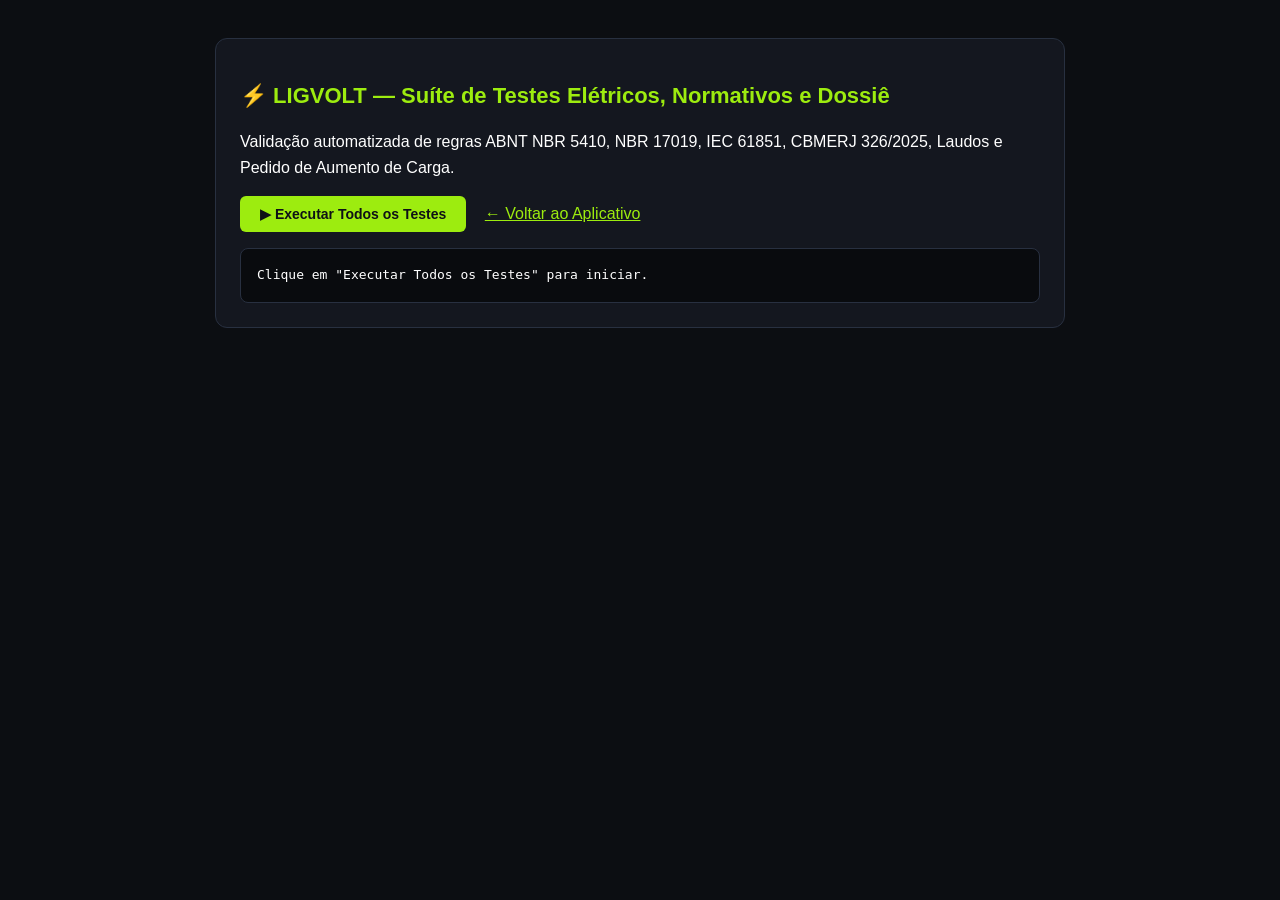
<file: test/run-tests.html>
<!DOCTYPE html>
<html lang="pt-BR">
<head>
  <meta charset="UTF-8" />
  <meta name="viewport" content="width=device-width, initial-scale=1.0" />
  <title>LIGVOLT | Execução de Testes Automatizados</title>
  <style>
    body {
      background-color: #0C0E12;
      color: #FFFFFF;
      font-family: -apple-system, BlinkMacSystemFont, "Segoe UI", Roboto, sans-serif;
      padding: 30px 20px;
      line-height: 1.6;
    }
    .container {
      max-width: 800px;
      margin: 0 auto;
      background: #14171F;
      border: 1px solid #283040;
      border-radius: 12px;
      padding: 24px;
    }
    h1 {
      color: #9DEC0F;
      font-size: 22px;
      margin-bottom: 8px;
    }
    .test-output {
      background: #090B0E;
      border: 1px solid #283040;
      border-radius: 8px;
      padding: 16px;
      font-family: monospace;
      font-size: 13px;
      white-space: pre-wrap;
      overflow-x: auto;
      margin-top: 16px;
    }
    .pass { color: #9DEC0F; }
    .fail { color: #FF4D4D; }
    .btn-run {
      background: #9DEC0F;
      color: #0E1116;
      border: none;
      padding: 10px 20px;
      border-radius: 6px;
      font-weight: 700;
      cursor: pointer;
      font-size: 14px;
    }
    .btn-run:hover {
      background: #8BD70B;
    }
    a { color: #9DEC0F; }
  </style>
</head>
<body>
  <div class="container">
    <h1>⚡ LIGVOLT — Suíte de Testes Elétricos, Normativos e Dossiê</h1>
    <p>Validação automatizada de regras ABNT NBR 5410, NBR 17019, IEC 61851, CBMERJ 326/2025, Laudos e Pedido de Aumento de Carga.</p>
    <div style="margin-top: 14px;">
      <button type="button" class="btn-run" id="btnRun">▶ Executar Todos os Testes</button>
      <a href="../index.html" style="margin-left: 14px;">← Voltar ao Aplicativo</a>
    </div>
    <div id="testOutput" class="test-output">Clique em "Executar Todos os Testes" para iniciar.</div>
  </div>

  <script src="../js/electrical-tables.js"></script>
  <script src="../js/calculation-engine.js"></script>
  <script src="../js/compliance-rules.js"></script>
  <script src="../js/diagnostic-engine.js"></script>
  <script src="../js/dossier-generator.js"></script>
  <script src="../js/smart-inspection.js"></script>

  <script>
    document.getElementById('btnRun').addEventListener('click', function () {
      const output = document.getElementById('testOutput');
      output.innerHTML = '';
      
      let logs = [];
      let passed = 0;
      let failed = 0;

      function log(msg, type) {
        logs.push(`<span class="${type || ''}">${msg}</span>`);
      }

      function assert(cond, name, detail) {
        if (cond) {
          log(`  ✅ [PASS] ${name}`, 'pass');
          passed++;
        } else {
          log(`  ❌ [FAIL] ${name} ${detail ? '- ' + detail : ''}`, 'fail');
          failed++;
        }
      }

      const Tables = window.LigvoltTables;
      const Engine = window.LigvoltEngine;
      const Compliance = window.LigvoltCompliance;
      const Diagnostic = window.LigvoltDiagnostic;
      const Dossier = window.LigvoltDossier;

      log('--- TESTE 1: Dimensionamento do PE (NBR 5410 Tabela 58) ---');
      assert(Tables.calculateProtectiveConductor(2.5) === 2.5, 'Fase 2.5mm² -> PE 2.5mm²');
      assert(Tables.calculateProtectiveConductor(6) === 6, 'Fase 6mm² -> PE 6mm²');
      assert(Tables.calculateProtectiveConductor(16) === 16, 'Fase 16mm² -> PE 16mm²');
      assert(Tables.calculateProtectiveConductor(25) === 16, 'Fase 25mm² -> PE 16mm²');
      assert(Tables.calculateProtectiveConductor(35) === 16, 'Fase 35mm² -> PE 16mm²');
      assert(Tables.calculateProtectiveConductor(50) === 25, 'Fase 50mm² -> PE 25mm² (50/2)');
      assert(Tables.calculateProtectiveConductor(70) === 35, 'Fase 70mm² -> PE 35mm² (70/2)');

      log('\n--- TESTE 2: Seleção de Disjuntores Comerciais ---');
      assert(Tables.getNextCommercialBreaker(32) === 32, 'Corrente 32A -> Disjuntor 32A');
      assert(Tables.getNextCommercialBreaker(32.1) === 40, 'Corrente 32.1A -> Disjuntor 40A');
      assert(Tables.getNextCommercialBreaker(40) === 40, 'Corrente 40A -> Disjuntor 40A (margem 125%)');
      assert(Tables.getNextCommercialBreaker(55) === 63, 'Corrente 55A -> Disjuntor 63A');

      log('\n--- TESTE 3: 1 Carregador 32A Monofásico a 20m ---');
      const res1 = Engine.calculateInstallation({
        distance: 20,
        supplyType: 'monofasica',
        voltageSingle: 220,
        mainBreaker: 63,
        existingDemand: 15,
        cableInsulation: 'PVC',
        installationMethod: 'B1',
        useContinuousMargin: true,
        chargers: [{ id: 1, name: 'Wallbox 32A', nominalCurrent: 32, enabled: true, phaseConfig: 'L1-N' }]
      });
      assert(res1.status === 'OK', 'Cálculo executado com sucesso');
      assert(res1.chargers[0].projectCurrent === 40, 'Corrente com margem 125% = 40A');
      assert(res1.chargers[0].cableSection >= 6, `Cabo dimensionado: ${res1.chargers[0].cableSection}mm²`);
      assert(res1.chargers[0].voltageDropPercent <= 4.0, `Queda: ${res1.chargers[0].voltageDropPercent}% <= 4%`);
      assert(res1.comparison.recommendedScenario === 'B', 'Recomendado Cenário B para 1 carregador');

      log('\n--- TESTE 4: 2 Carregadores 32A Trifásicos a 30m ---');
      const res2 = Engine.calculateInstallation({
        distance: 30,
        supplyType: 'trifasica',
        voltagePreset: '220_380',
        mainBreaker: 100,
        existingDemand: { L1: 20, L2: 20, L3: 20 },
        chargers: [
          { id: 1, name: 'EV 1', nominalCurrent: 32, enabled: true, phaseConfig: '3F' },
          { id: 2, name: 'EV 2', nominalCurrent: 32, enabled: true, phaseConfig: '3F' }
        ]
      });
      assert(res2.scenarioA.breakerRating >= 80, `Disjuntor alimentador Cenário A: ${res2.scenarioA.breakerRating}A`);
      assert(res2.comparison.recommendedScenario === 'A', 'Recomendado Cenário A para múltiplos carregadores a 30m');

      log('\n--- TESTE 5: Detecção de Sobrecarga e 4 Estados do Diagnóstico ---');
      const resOver = Engine.calculateInstallation({
        distance: 15,
        supplyType: 'trifasica',
        voltagePreset: '220_380',
        mainBreaker: 63,
        existingDemand: { L1: 45, L2: 45, L3: 45 },
        chargers: [{ id: 1, name: 'Wallbox 32A', nominalCurrent: 32, enabled: true, phaseConfig: '3F' }]
      });
      assert(resOver.phaseSummary.isOverloaded === true, 'Sobrecarga detectada');
      const diagOver = Diagnostic.evaluateDiagnostic(resOver, { item_grounding_pe: 'adequado', item_location: 'adequado', item_sprinklers: 'adequado' });
      assert(diagOver.state === 'NAO_APTO', 'Diagnóstico NÃO APTO em caso de sobrecarga');

      const resInc = Engine.calculateInstallation({
        distance: 15,
        supplyType: 'trifasica',
        voltagePreset: '220_380',
        mainBreaker: null,
        chargers: [{ id: 1, name: 'Wallbox 32A', nominalCurrent: 32, enabled: true, phaseConfig: '3F' }]
      });
      const diagInc = Diagnostic.evaluateDiagnostic(resInc, {});
      assert(diagInc.state === 'INCOMPLETA', 'Diagnóstico INCOMPLETA sem dados essenciais');

      log('\n--- TESTE 6: Regra CBMERJ CHEMG 326/2025 ---');
      const diagSpr = Diagnostic.evaluateDiagnostic(res1, { item_sprinklers: 'inadequado' });
      assert(diagSpr.state === 'NAO_APTO', 'Garagem fechada sem sprinklers gera NÃO APTO');

      log('\n--- TESTE 7: Laudo Técnico, Memória de Cálculo e Pedido Concessionária ---');
      const diagAdeq = Diagnostic.evaluateDiagnostic(res1, {
        item_location: 'adequado',
        item_sprinklers: 'adequado',
        item_grounding_pe: 'adequado',
        item_panel_integrity: 'adequado',
        item_dr_dps: 'inadequado'
      });
      const laudo = Dossier.buildTechnicalOpinion(res2, diagAdeq, {}, { clientName: 'Edifício Teste' });
      assert(laudo.includes('LAUDO TÉCNICO DE ENGENHARIA ELÉTRICA'), 'Laudo técnico pericial gerado com sucesso');

      const memoria = Dossier.buildCalculationMemory(res2, {});
      assert(memoria.includes('MEMÓRIA DE CÁLCULO ELÉTRICO NORMATIVO'), 'Memória de cálculo gerada com sucesso');

      const pedConc = Dossier.buildConcessionaireRequest(res2, { concessionaria: 'Light S.A.' });
      assert(pedConc.includes('MEMORIAL DESCRITIVO PARA PEDIDO DE AUMENTO DE CARGA'), 'Pedido de aumento de carga para concessionária gerado');

      // TESTES DE VISTORIA INTELIGENTE COM IA
      log(`\n=============================================================`);
      log(`🤖 TESTES DE VISTORIA INTELIGENTE COM IA & CASOS DE BORDA`);
      log(`=============================================================`);

      const SmartInspection = window.LigvoltSmartInspection;

      // CASO 1
      const inspCase1 = {
        localData: { locationType: 'residencia', installArea: 'garagem_aberta', vehicleCount: 1, chargerType: 'wallbox', distanceApprox: '10-25', cityState: 'Curitiba - PR' },
        confirmations: { mainBreakerConfirmed: '50', groundingConfirmed: 'sim', rainProtectionConfirmed: 'sim', spaceAvailableConfirmed: 'sim', exclusiveCircuitConfirmed: 'nao', capacityVerified: 'nao_sei', cbmerjSprinklers: 'nao_se_aplica' },
        photos: []
      };
      const diagCase1 = SmartInspection.evaluateInspectionViability(inspCase1);
      assert(diagCase1.state === 'APTO_COM_ADEQUACOES', 'Caso 1: Classificação APTO COM ADEQUAÇÕES');
      assert(diagCase1.necessaryActions.some(a => a.includes('exclusivo')), 'Caso 1: Exige criação de circuito exclusivo');
      assert(diagCase1.necessaryActions.some(a => a.includes('medição')), 'Caso 1: Exige medição de corrente de pico');

      // CASO 2
      const inspCase2 = {
        localData: { locationType: 'condominio', installArea: 'garagem_aberta', vehicleCount: 1, chargerType: 'wallbox', distanceApprox: '25-50', cityState: 'São Paulo - SP' },
        confirmations: { mainBreakerConfirmed: '63', groundingConfirmed: 'nao_sei', rainProtectionConfirmed: 'sim', spaceAvailableConfirmed: 'nao', exclusiveCircuitConfirmed: 'nao', capacityVerified: 'nao_sei', cbmerjSprinklers: 'nao_se_aplica' },
        photos: []
      };
      const diagCase2 = SmartInspection.evaluateInspectionViability(inspCase2);
      assert(diagCase2.necessaryActions.some(a => a.includes('subquadro') || a.includes('quadro')), 'Caso 2: Exige subquadro elétrico auxiliar');

      // CASO 3
      const inspCase3 = {
        localData: { locationType: 'residencia', installArea: 'garagem_aberta', vehicleCount: 1, chargerType: 'wallbox', distanceApprox: '<10', cityState: 'Belo Horizonte - MG' },
        confirmations: { mainBreakerConfirmed: 'nao_sei', groundingConfirmed: 'nao_sei', rainProtectionConfirmed: 'sim', spaceAvailableConfirmed: 'nao_sei', exclusiveCircuitConfirmed: 'nao', capacityVerified: 'nao_sei', cbmerjSprinklers: 'nao_se_aplica' },
        photos: []
      };
      const diagCase3 = SmartInspection.evaluateInspectionViability(inspCase3);
      assert(diagCase3.state === 'NECESSITA_VERIFICACAO', 'Caso 3: Sem disjuntor resulta em NECESSITA VERIFICAÇÃO TÉCNICA');

      // CASO 4
      const inspCase4 = {
        localData: { locationType: 'residencia', installArea: 'garagem_aberta', vehicleCount: 1, chargerType: 'wallbox', distanceApprox: '<10', cityState: 'Rio de Janeiro - RJ' },
        confirmations: { mainBreakerConfirmed: '50', groundingConfirmed: 'nao', rainProtectionConfirmed: 'sim', spaceAvailableConfirmed: 'sim', exclusiveCircuitConfirmed: 'nao', capacityVerified: 'nao_sei', cbmerjSprinklers: 'nao_se_aplica' },
        photos: []
      };
      const diagCase4 = SmartInspection.evaluateInspectionViability(inspCase4);
      assert(diagCase4.criticalActions.some(a => a.includes('aterramento')), 'Caso 4: Ação crítica de aterramento TN-S');

      // CASO 5
      const inspCase5 = {
        localData: { locationType: 'condominio', installArea: 'subsolo', vehicleCount: 2, chargerType: 'wallbox', distanceApprox: '25-50', cityState: 'Rio de Janeiro - RJ' },
        confirmations: { mainBreakerConfirmed: '100', groundingConfirmed: 'sim', rainProtectionConfirmed: 'sim', spaceAvailableConfirmed: 'sim', exclusiveCircuitConfirmed: 'nao', capacityVerified: 'sim', cbmerjSprinklers: 'nao' },
        photos: []
      };
      const diagCase5 = SmartInspection.evaluateInspectionViability(inspCase5);
      assert(diagCase5.state === 'NAO_APTO', 'Caso 5: Subsolo sem sprinklers no RJ resulta em NÃO APTO');

      // CASO 6
      const inspCase6 = {
        localData: { locationType: 'residencia', installArea: 'garagem_aberta', vehicleCount: 2, chargerType: 'wallbox', distanceApprox: '<10', cityState: 'Campinas - SP' },
        confirmations: { mainBreakerConfirmed: '40', groundingConfirmed: 'sim', rainProtectionConfirmed: 'sim', spaceAvailableConfirmed: 'sim', exclusiveCircuitConfirmed: 'nao', capacityVerified: 'nao_sei', cbmerjSprinklers: 'nao_se_aplica' },
        photos: []
      };
      const diagCase6 = SmartInspection.evaluateInspectionViability(inspCase6);
      assert(diagCase6.state === 'NAO_APTO', 'Caso 6: Sobrecarga crítica resulta em NÃO APTO');

      // CASO 7 & 8
      const reportHtml = SmartInspection.buildPreliminaryInspectionReportHTML({
        localData: inspCase1.localData,
        confirmations: inspCase1.confirmations,
        photos: [{ id: '1', categoryName: 'Foto Geral', dataUrl: '[data-uri]', timestamp: '24/10/2026' }],
        clientMeta: { clientName: 'João da Silva' }
      }, diagCase1);
      assert(reportHtml.includes('RELATÓRIO PRELIMINAR DE VISTORIA E VIABILIDADE'), 'Caso 8: Título do laudo preliminar gerado');
      assert(reportHtml.includes('Alimentação Elétrica:'), 'Caso 8: Seção de alimentação elétrica presente no laudo');
      assert(reportHtml.includes('Metodologia e Diagnóstico de Visão Computacional por Inteligência Artificial (IA)'), 'Caso 8: Seção detalhada de IA presente no laudo');
      assert(reportHtml.includes('Google Gemini Multimodal Vision API'), 'Caso 8: Especificação do modelo Google Gemini presente');
      assert(reportHtml.includes('Natureza Preliminar Deste Relatório'), 'Caso 8: Aviso legal obrigatório presente');

      // CASO 9: Vistoria com Alimentação e Tensão Desconhecidas
      const inspCase9 = {
        localData: {
          locationType: 'residencia', installArea: 'garagem_aberta', supplyType: 'nao_sei', voltagePreset: 'nao_sei',
          vehicleCount: 1, chargerType: 'wallbox', distanceApprox: '10-25'
        },
        confirmations: {
          mainBreakerConfirmed: '50', groundingConfirmed: 'sim', rainProtectionConfirmed: 'sim', spaceAvailableConfirmed: 'sim',
          exclusiveCircuitConfirmed: 'sim', capacityVerified: 'sim', cbmerjSprinklers: 'nao_se_aplica'
        },
        photos: []
      };
      const diagCase9 = SmartInspection.evaluateInspectionViability(inspCase9);
      assert(diagCase9.problemsFound.some(p => p.title.includes('alimentação')), 'Caso 9: Pendência para tipo de alimentação desconhecido');
      assert(diagCase9.problemsFound.some(p => p.title.includes('Tensão')), 'Caso 9: Pendência para tensão desconhecida');

      // CASO 10: Dimensionamento Bifásico 127/220V
      const resBifasica = Engine.calculateInstallation({
        distance: 20, supplyType: 'bifasica', voltagePreset: '127_220', mainBreaker: 50,
        existingDemand: { L1: 15, L2: 10 }, cableInsulation: 'PVC', installationMethod: 'B1', groupingCircuits: 1,
        chargers: [{ id: 1, name: 'Wallbox Residencial (F-F)', nominalCurrent: 32, enabled: true, phaseConfig: 'L1-L2' }]
      });
      assert(resBifasica.status === 'OK', 'Caso 10: Instalação bifásica calculada com sucesso');
      assert(resBifasica.phaseSummary.phases.A.evProject === 40, 'Caso 10: Fase A recebe 40A do carregador L1-L2');
      assert(resBifasica.phaseSummary.phases.B.evProject === 40, 'Caso 10: Fase B recebe 40A do carregador L1-L2');
      assert(resBifasica.phaseSummary.maxPhaseProject === 55, 'Caso 10: Corrente máxima 55A sem soma escalar incorreta');

      // CASO 11: Mais de 3 Veículos e Distância Longa (>50m)
      const inspCase11 = {
        localData: { locationType: 'condominio', installArea: 'garagem_aberta', supplyType: 'trifasica', voltagePreset: '220_380', vehicleCount: 5, chargerType: 'wallbox', distanceApprox: '>50', customDistance: 75 },
        confirmations: { mainBreakerConfirmed: '200', groundingConfirmed: 'sim', rainProtectionConfirmed: 'sim', spaceAvailableConfirmed: 'sim', exclusiveCircuitConfirmed: 'sim', capacityVerified: 'sim', cbmerjSprinklers: 'nao_se_aplica' },
        photos: []
      };
      const diagCase11 = SmartInspection.evaluateInspectionViability(inspCase11);
      assert(diagCase11.state === 'PRELIMINARMENTE_APTO' || diagCase11.state === 'APTO_COM_ADEQUACOES', 'Caso 11: 5 veículos avaliados com sucesso');

      // CASO 12: OCR Ilegível não inventa disjuntor
      const inspCase12 = {
        localData: { locationType: 'residencia', installArea: 'garagem_aberta', supplyType: 'bifasica', voltagePreset: '127_220', vehicleCount: 1, chargerType: 'wallbox' },
        confirmations: { mainBreakerConfirmed: 'nao_sei', groundingConfirmed: 'sim', rainProtectionConfirmed: 'sim', spaceAvailableConfirmed: 'sim', exclusiveCircuitConfirmed: 'sim', capacityVerified: 'sim', cbmerjSprinklers: 'nao_se_aplica' },
        photos: []
      };
      const diagCase12 = SmartInspection.evaluateInspectionViability(inspCase12);
      assert(diagCase12.problemsFound.some(p => p.title.includes('Capacidade do disjuntor')), 'Caso 12: Disjuntor ilegível não presume amperagem');

      // CASO 13: Barramento PE visível requer medição ôhmica
      const inspCase13 = {
        localData: { locationType: 'comercio', installArea: 'garagem_aberta', supplyType: 'trifasica', voltagePreset: '220_380', vehicleCount: 2, chargerType: 'wallbox' },
        confirmations: { mainBreakerConfirmed: '100', groundingConfirmed: 'sim', rainProtectionConfirmed: 'sim', spaceAvailableConfirmed: 'sim', exclusiveCircuitConfirmed: 'sim', capacityVerified: 'sim', cbmerjSprinklers: 'nao_se_aplica' },
        photos: []
      };
      const diagCase13 = SmartInspection.evaluateInspectionViability(inspCase13);
      assert(diagCase13.pendingVerifications.some(v => v.includes('10Ω') || v.includes('terrômetro')), 'Caso 13: Ensaio com terrômetro mandatório');

      // CASO 14: Quadro sem espaço DIN requer subquadro
      const inspCase14 = {
        localData: { locationType: 'residencia', installArea: 'externa', supplyType: 'bifasica', voltagePreset: '127_220', vehicleCount: 1, chargerType: 'wallbox' },
        confirmations: { mainBreakerConfirmed: '63', groundingConfirmed: 'sim', rainProtectionConfirmed: 'sim', spaceAvailableConfirmed: 'nao', exclusiveCircuitConfirmed: 'sim', capacityVerified: 'sim', cbmerjSprinklers: 'nao_se_aplica' },
        photos: []
      };
      const diagCase14 = SmartInspection.evaluateInspectionViability(inspCase14);
      assert(diagCase14.necessaryActions.some(a => a.includes('subquadro')), 'Caso 14: Subquadro auxiliar recomendado');

      // CASO 15: Transparência e Seção 7 no Laudo
      const inspCase15 = {
        localData: { locationType: 'condominio', installArea: 'subsolo', supplyType: 'trifasica', voltagePreset: '220_380', vehicleCount: 2, chargerType: 'wallbox', cityState: 'Rio de Janeiro - RJ' },
        confirmations: { mainBreakerConfirmed: '125', groundingConfirmed: 'sim', rainProtectionConfirmed: 'sim', spaceAvailableConfirmed: 'sim', exclusiveCircuitConfirmed: 'sim', capacityVerified: 'sim', cbmerjSprinklers: 'sim' },
        aiAnalysis: {
          modelUsed: 'Google Gemini 2.5 Flash',
          summary: 'Quadro trifásico C125',
          factsObserved: ['Disjuntor tripolar C125'],
          hypotheses: ['Capacidade suficiente'],
          inconclusiveItems: ['Resistência ôhmica <= 10Ω'],
          fieldRecommendations: ['Medir aterramento'],
          evidenceDetails: [{ element: 'Disjuntor Geral', observedInscription: 'C125', confidence: 'alta', confirmationRequired: true }]
        },
        photos: []
      };
      const diagCase15 = SmartInspection.evaluateInspectionViability(inspCase15);
      const rep15 = SmartInspection.buildPreliminaryInspectionReportHTML(inspCase15, diagCase15);
      assert(rep15.includes('Matriz de Transparência e Tripla Validação Técnica'), 'Caso 15: Matriz de Transparência presente');
      assert(rep15.includes('Google Gemini 2.5 Flash'), 'Caso 15: Modelo Gemini 2.5 Flash discriminado');

      log(`\n====================================================`);
      log(`🏁 RESULTADO FINAL: ${passed} PASSARAM | ${failed} FALHARAM`, failed === 0 ? 'pass' : 'fail');
      log(`====================================================`);

      output.innerHTML = logs.join('\n');
    });
  </script>
</body>
</html>
</file>
<file: css/style.css>
/**
 * LIGVOLT - Design System & Estilos Principais (Light Mode SaaS)
 * Identidade: Clean, Moderno, Minimalista, Mobile-First
 * Paleta: Fundo #F8FAFC, Cards #FFFFFF, Acento #9DEC0F / #16A34A, Texto #172033
 */

:root {
  /* Cores Principais - Light Mode */
  --bg-app: #F8FAFC;
  --bg-surface: #FFFFFF;
  --bg-surface-subtle: #F1F5F9;
  --bg-surface-hover: #F8FAFC;
  --bg-input: #FFFFFF;

  --border-subtle: #E2E8F0;
  --border-focus: #16A34A;
  --border-hover: #CBD5E1;

  --text-main: #172033;
  --text-secondary: #475569;
  --text-muted: #64748B;
  --text-light: #94A3B8;

  /* Identidade Ligvolt */
  --volt-green: #9DEC0F;
  --volt-green-hover: #8BD70B;
  --volt-green-dark: #15803D;
  --volt-green-subtle: #F0FDF4;
  --volt-green-border: #BBF7D0;

  /* Status Semânticos (Tons Suaves e Acessíveis) */
  --status-green-bg: #F0FDF4;
  --status-green-border: #BBF7D0;
  --status-green-text: #166534;
  --status-green-badge: #15803D;

  --status-yellow-bg: #FEFCE8;
  --status-yellow-border: #FEF08A;
  --status-yellow-text: #854D0E;
  --status-yellow-badge: #CA8A04;

  --status-red-bg: #FEF2F2;
  --status-red-border: #FECACA;
  --status-red-text: #991B1B;
  --status-red-badge: #DC2626;

  --status-blue-bg: #EFF6FF;
  --status-blue-border: #BFDBFE;
  --status-blue-text: #1E40AF;
  --status-blue-badge: #2563EB;

  --status-gray-bg: #F8FAFC;
  --status-gray-border: #E2E8F0;
  --status-gray-text: #475569;
  --status-gray-badge: #64748B;

  /* Formas e Sombras Sutis */
  --radius-xs: 4px;
  --radius-sm: 8px;
  --radius-md: 12px;
  --radius-lg: 16px;
  --radius-full: 9999px;

  --shadow-xs: 0 1px 2px 0 rgba(0, 0, 0, 0.05);
  --shadow-sm: 0 1px 3px 0 rgba(0, 0, 0, 0.08), 0 1px 2px -1px rgba(0, 0, 0, 0.05);
  --shadow-md: 0 4px 6px -1px rgba(0, 0, 0, 0.08), 0 2px 4px -2px rgba(0, 0, 0, 0.04);
  --shadow-lg: 0 10px 15px -3px rgba(0, 0, 0, 0.08), 0 4px 6px -4px rgba(0, 0, 0, 0.04);

  --font-sans: 'Inter', -apple-system, BlinkMacSystemFont, "Segoe UI", Roboto, Helvetica, Arial, sans-serif;
}

/* Reset Global & Anti-Overflow */
*, *::before, *::after {
  box-sizing: border-box;
  margin: 0;
  padding: 0;
}

html, body {
  width: 100%;
  max-width: 100vw;
  overflow-x: hidden;
  position: relative;
}

body {
  font-family: var(--font-sans);
  background-color: var(--bg-app);
  color: var(--text-main);
  line-height: 1.5;
  -webkit-font-smoothing: antialiased;
  -moz-osx-font-smoothing: grayscale;
  padding-bottom: 80px;
}

/* Layout Container */
.app-container {
  width: 100%;
  max-width: 1100px;
  margin: 0 auto;
  padding: 16px 20px;
  box-sizing: border-box;
  overflow-x: hidden;
}

/* ==========================================================================
   HEADER PRINCIPAL
   ========================================================================== */
.app-header {
  display: flex;
  justify-content: space-between;
  align-items: center;
  padding: 12px 18px;
  background: var(--bg-surface);
  border: 1px solid var(--border-subtle);
  border-radius: var(--radius-md);
  margin-bottom: 18px;
  box-shadow: 0 1px 3px rgba(0, 0, 0, 0.04);
  flex-wrap: wrap;
  gap: 12px;
}

.brand-wrapper {
  display: flex;
  align-items: center;
  gap: 10px;
}

.brand-logo-mark {
  background: #0E1116;
  color: var(--volt-green);
  width: 34px;
  height: 34px;
  border-radius: var(--radius-sm);
  display: flex;
  align-items: center;
  justify-content: center;
  font-size: 18px;
  font-weight: 800;
  box-shadow: var(--shadow-xs);
  flex-shrink: 0;
}

.brand-text h1 {
  font-size: 17px;
  font-weight: 800;
  color: var(--text-main);
  letter-spacing: -0.4px;
  line-height: 1.1;
}

.brand-text h1 .accent {
  color: var(--volt-green-dark);
}

.brand-tagline {
  font-size: 11.5px;
  color: var(--text-muted);
  font-weight: 500;
}

.header-actions {
  display: flex;
  align-items: center;
  gap: 8px;
}

/* Botões do Topo / Menu Superior Harmonizados */
.btn-header-reset {
  background: #FFFFFF;
  color: #475569;
  border: 1px solid #CBD5E1;
  padding: 7px 12px;
  border-radius: var(--radius-sm);
  font-size: 12px;
  font-weight: 600;
  cursor: pointer;
  transition: all 0.15s ease;
  display: inline-flex;
  align-items: center;
  gap: 5px;
  height: 36px;
  box-sizing: border-box;
}

.btn-header-reset:hover {
  background: #F8FAFC;
  color: #0E1116;
  border-color: #94A3B8;
}

.btn-header-pdf {
  background: #0E1116;
  color: #FFFFFF;
  border: 1px solid #0E1116;
  padding: 7px 14px;
  border-radius: var(--radius-sm);
  font-size: 12px;
  font-weight: 600;
  cursor: pointer;
  transition: all 0.15s ease;
  display: inline-flex;
  align-items: center;
  gap: 6px;
  height: 36px;
  box-sizing: border-box;
  box-shadow: 0 1px 3px rgba(0, 0, 0, 0.1);
}

.btn-header-pdf:hover {
  background: #1E293B;
  border-color: #1E293B;
}

.btn-ghost {
  background: transparent;
  color: var(--text-secondary);
  border: 1px solid var(--border-subtle);
  padding: 8px 14px;
  border-radius: var(--radius-sm);
  font-size: 13px;
  font-weight: 600;
  cursor: pointer;
  transition: all 0.2s;
  display: inline-flex;
  align-items: center;
  gap: 6px;
}

.btn-ghost:hover {
  background: var(--bg-surface-subtle);
  color: var(--text-main);
}

.btn-primary-header {
  background: #0E1116;
  color: #FFFFFF;
  border: 1px solid #0E1116;
  padding: 8px 16px;
  border-radius: var(--radius-sm);
  font-size: 13px;
  font-weight: 600;
  cursor: pointer;
  transition: all 0.2s;
  display: inline-flex;
  align-items: center;
  gap: 6px;
}

.btn-primary-header:hover {
  background: #1E293B;
  box-shadow: var(--shadow-sm);
}

/* ==========================================================================
   DIAGNÓSTICO HERO CARD (LIGHT MODE)
   ========================================================================== */
.diag-hero-card {
  background: var(--bg-surface);
  border: 1px solid var(--border-subtle);
  border-radius: var(--radius-md);
  padding: 20px;
  margin-bottom: 24px;
  box-shadow: var(--shadow-xs);
  transition: all 0.25s ease;
  position: relative;
}

.diag-hero-card.badge-apto {
  background: var(--status-green-bg);
  border-color: var(--status-green-border);
}

.diag-hero-card.badge-adequacoes {
  background: var(--status-yellow-bg);
  border-color: var(--status-yellow-border);
}

.diag-hero-card.badge-nao-apto {
  background: var(--status-red-bg);
  border-color: var(--status-red-border);
}

.diag-hero-card.badge-incomplete {
  background: #F8FAFC;
  border-color: #E2E8F0;
}

.diag-header-row {
  display: flex;
  justify-content: space-between;
  align-items: center;
  flex-wrap: wrap;
  gap: 12px;
  margin-bottom: 10px;
}

.diag-badge-pill {
  display: inline-flex;
  align-items: center;
  gap: 6px;
  padding: 4px 12px;
  border-radius: var(--radius-full);
  font-size: 12px;
  font-weight: 700;
  letter-spacing: 0.3px;
  text-transform: uppercase;
}

.badge-apto .diag-badge-pill {
  background: #DCFCE7;
  color: #166534;
  border: 1px solid #BBF7D0;
}

.badge-adequacoes .diag-badge-pill {
  background: #FEF08A;
  color: #854D0E;
  border: 1px solid #FDE047;
}

.badge-nao-apto .diag-badge-pill {
  background: #FEE2E2;
  color: #991B1B;
  border: 1px solid #FECACA;
}

.badge-incomplete .diag-badge-pill {
  background: #E2E8F0;
  color: #475569;
  border: 1px solid #CBD5E1;
}

.diag-headline {
  font-size: 17px;
  font-weight: 700;
  color: var(--text-main);
  margin-bottom: 4px;
}

.diag-summary-text {
  font-size: 13.5px;
  color: var(--text-secondary);
}

.diag-recommended-box {
  margin-top: 12px;
  padding: 10px 14px;
  background: rgba(255, 255, 255, 0.8);
  border-radius: var(--radius-sm);
  border: 1px solid rgba(0, 0, 0, 0.06);
  font-size: 13px;
  color: var(--text-secondary);
}

.diag-recommended-box strong {
  color: var(--volt-green-dark);
}

.btn-toggle-adaptations {
  background: transparent;
  border: 1px solid var(--border-subtle);
  color: var(--text-main);
  padding: 5px 12px;
  border-radius: var(--radius-sm);
  font-size: 12px;
  font-weight: 600;
  cursor: pointer;
  transition: all 0.2s;
}

.btn-toggle-adaptations:hover {
  background: rgba(0, 0, 0, 0.05);
}

.diag-collapsible-area {
  margin-top: 14px;
  padding-top: 14px;
  border-top: 1px dashed rgba(0, 0, 0, 0.1);
  display: none;
}

.diag-collapsible-area.is-open {
  display: block;
}

.diag-bullet-list {
  list-style: none;
  display: flex;
  flex-direction: column;
  gap: 6px;
  margin-top: 8px;
}

.diag-bullet-list li {
  font-size: 12.5px;
  color: #991B1B;
  background: rgba(254, 226, 226, 0.6);
  padding: 6px 10px;
  border-radius: var(--radius-xs);
  border-left: 3px solid #DC2626;
}

.diag-ordered-list {
  padding-left: 0;
  list-style: none;
  display: flex;
  flex-direction: column;
  gap: 6px;
  margin-top: 8px;
}

.diag-ordered-list li {
  font-size: 12.5px;
  color: var(--text-main);
  background: rgba(255, 255, 255, 0.9);
  padding: 6px 10px;
  border-radius: var(--radius-xs);
  border: 1px solid rgba(0, 0, 0, 0.05);
  display: flex;
  align-items: center;
  gap: 8px;
}

.p-tag {
  font-size: 10px;
  font-weight: 700;
  padding: 2px 6px;
  border-radius: var(--radius-xs);
}

.p-tag.p-1 { background: #FEE2E2; color: #DC2626; }
.p-tag.p-2 { background: #FEF08A; color: #854D0E; }
.p-tag.p-3 { background: #DCFCE7; color: #166534; }

/* ==========================================================================
   NAVEGAÇÃO POR ABAS HORIZONTAIS
   ========================================================================== */
.tabs-navigation {
  display: flex;
  gap: 6px;
  border-bottom: 1px solid var(--border-subtle);
  margin-bottom: 20px;
}

.tab-btn {
  background: transparent;
  color: var(--text-muted);
  border: none;
  font-size: 14px;
  font-weight: 600;
  padding: 10px 18px;
  cursor: pointer;
  border-bottom: 2px solid transparent;
  transition: all 0.2s;
  display: flex;
  align-items: center;
  gap: 8px;
}

.tab-btn:hover {
  color: var(--text-main);
}

.tab-btn.active {
  color: var(--volt-green-dark);
  border-bottom-color: var(--volt-green-dark);
  font-weight: 700;
}

.tab-pane {
  display: none;
}

.tab-pane.active {
  display: block;
}

/* ==========================================================================
   STEPPER DE PROGRESSO (FLUXO POR ETAPAS GUIADAS)
   ========================================================================== */
.stepper-nav {
  display: flex;
  align-items: center;
  justify-content: space-between;
  gap: 8px;
  margin-bottom: 20px;
  overflow-x: auto;
  padding-bottom: 4px;
}

.step-item {
  display: flex;
  align-items: center;
  gap: 8px;
  background: var(--bg-surface);
  border: 1px solid var(--border-subtle);
  padding: 8px 14px;
  border-radius: var(--radius-full);
  font-size: 12.5px;
  font-weight: 600;
  color: var(--text-muted);
  cursor: pointer;
  transition: all 0.2s;
  white-space: nowrap;
}

.step-item:hover {
  border-color: var(--border-hover);
  color: var(--text-main);
}

.step-item.active {
  background: #172033;
  color: #FFFFFF;
  border-color: #172033;
}

.step-item.active .step-num {
  background: var(--volt-green);
  color: #0E1116;
}

.step-num {
  width: 20px;
  height: 20px;
  border-radius: var(--radius-full);
  background: var(--bg-surface-subtle);
  color: var(--text-secondary);
  font-size: 11px;
  font-weight: 700;
  display: flex;
  align-items: center;
  justify-content: center;
}

/* ==========================================================================
   CARDS DE SEÇÕES (LIGHT MODE)
   ========================================================================== */
.card-panel {
  background: var(--bg-surface);
  border: 1px solid var(--border-subtle);
  border-radius: var(--radius-md);
  padding: 22px;
  margin-bottom: 20px;
  box-shadow: var(--shadow-xs);
  transition: border-color 0.2s;
}

.card-panel:hover {
  border-color: var(--border-hover);
}

.panel-header {
  display: flex;
  justify-content: space-between;
  align-items: center;
  margin-bottom: 18px;
  flex-wrap: wrap;
  gap: 10px;
  border-bottom: 1px solid var(--border-subtle);
  padding-bottom: 12px;
}

.panel-title {
  font-size: 15px;
  font-weight: 700;
  color: var(--text-main);
  display: flex;
  align-items: center;
  gap: 8px;
}

.panel-title-badge {
  background: var(--bg-surface-subtle);
  color: var(--text-secondary);
  font-size: 11px;
  font-weight: 700;
  padding: 2px 8px;
  border-radius: var(--radius-full);
}

/* Quick Presets Bar */
.presets-bar {
  display: flex;
  align-items: center;
  gap: 8px;
  flex-wrap: wrap;
  margin-bottom: 16px;
  padding: 10px 14px;
  background: var(--bg-surface);
  border: 1px dashed var(--border-subtle);
  border-radius: var(--radius-sm);
}

.presets-label {
  font-size: 12px;
  font-weight: 600;
  color: var(--text-muted);
}

.preset-chip {
  background: var(--bg-surface-subtle);
  color: var(--text-secondary);
  border: 1px solid var(--border-subtle);
  border-radius: var(--radius-full);
  font-size: 12px;
  font-weight: 500;
  padding: 4px 12px;
  cursor: pointer;
  transition: all 0.2s;
}

.preset-chip:hover {
  background: #E2E8F0;
  color: var(--text-main);
  border-color: var(--text-muted);
}

/* ==========================================================================
   CONTROLES DE FORMULÁRIO (LIGHT MODE)
   ========================================================================== */
.form-grid-2 {
  display: grid;
  grid-template-columns: 1fr;
  gap: 16px;
}

.form-grid-3 {
  display: grid;
  grid-template-columns: 1fr;
  gap: 16px;
}

@media (min-width: 768px) {
  .form-grid-2 { grid-template-columns: 1fr 1fr; }
  .form-grid-3 { grid-template-columns: 1fr 1fr 1fr; }
}

.form-group {
  display: flex;
  flex-direction: column;
  gap: 6px;
}

.form-label {
  font-size: 13px;
  font-weight: 600;
  color: var(--text-secondary);
  display: flex;
  align-items: center;
  justify-content: space-between;
}

.form-hint {
  font-size: 11px;
  color: var(--text-muted);
  font-weight: normal;
}

.form-control {
  background: var(--bg-input);
  border: 1px solid var(--border-subtle);
  border-radius: var(--radius-sm);
  color: var(--text-main);
  padding: 9px 12px;
  font-size: 13.5px;
  font-family: inherit;
  width: 100%;
  transition: border-color 0.2s, box-shadow 0.2s;
}

.form-control:focus {
  outline: none;
  border-color: var(--volt-green-dark);
  box-shadow: 0 0 0 3px rgba(22, 163, 74, 0.15);
}

.form-control:disabled {
  background: #F1F5F9;
  color: var(--text-muted);
  cursor: not-allowed;
}

/* Segmented Buttons para Tipo de Alimentação */
.segmented-control {
  display: grid;
  grid-template-columns: 1fr 1fr 1fr;
  background: var(--bg-surface-subtle);
  padding: 3px;
  border-radius: var(--radius-sm);
  gap: 2px;
}

.segmented-option {
  position: relative;
  text-align: center;
}

.segmented-option input {
  position: absolute;
  opacity: 0;
  width: 0;
  height: 0;
}

.segmented-label {
  display: block;
  padding: 7px 10px;
  font-size: 12.5px;
  font-weight: 600;
  color: var(--text-secondary);
  border-radius: var(--radius-xs);
  cursor: pointer;
  transition: all 0.2s;
}

.segmented-option input:checked + .segmented-label {
  background: var(--bg-surface);
  color: var(--text-main);
  box-shadow: var(--shadow-xs);
  font-weight: 700;
}

.checkbox-inline {
  display: inline-flex;
  align-items: center;
  gap: 6px;
  font-size: 12px;
  color: var(--text-muted);
  cursor: pointer;
  margin-top: 4px;
}

.checkbox-inline input {
  accent-color: var(--volt-green-dark);
  width: 15px;
  height: 15px;
}

/* ==========================================================================
   CARDS DE CARREGADORES (SEÇÃO 2)
   ========================================================================== */
.chargers-container {
  display: flex;
  flex-direction: column;
  gap: 12px;
  margin-bottom: 14px;
}

.charger-card {
  background: var(--bg-surface);
  border: 1px solid var(--border-subtle);
  border-radius: var(--radius-sm);
  padding: 14px 16px;
  transition: all 0.2s;
}

.charger-card:hover {
  border-color: var(--border-hover);
}

.charger-card.is-disabled {
  opacity: 0.6;
  background: var(--bg-surface-subtle);
}

.charger-card-header {
  display: flex;
  justify-content: space-between;
  align-items: center;
  margin-bottom: 12px;
  flex-wrap: wrap;
  gap: 8px;
}

.charger-title-group {
  display: flex;
  align-items: center;
  gap: 8px;
  flex: 1;
}

.charger-badge {
  background: var(--volt-green-subtle);
  color: var(--volt-green-dark);
  border: 1px solid var(--volt-green-border);
  font-size: 11px;
  font-weight: 700;
  padding: 3px 8px;
  border-radius: var(--radius-full);
}

.charger-name-input {
  background: transparent;
  border: 1px solid transparent;
  color: var(--text-main);
  font-size: 14px;
  font-weight: 600;
  padding: 3px 6px;
  border-radius: var(--radius-xs);
  max-width: 220px;
}

.charger-name-input:focus {
  background: var(--bg-input);
  border-color: var(--border-focus);
  outline: none;
}

.charger-power-tag {
  font-size: 12px;
  font-weight: 700;
  color: var(--text-secondary);
  background: var(--bg-surface-subtle);
  padding: 2px 8px;
  border-radius: var(--radius-xs);
}

.charger-card-actions {
  display: flex;
  align-items: center;
  gap: 8px;
}

.btn-icon-del {
  background: transparent;
  border: none;
  color: var(--text-light);
  width: 28px;
  height: 28px;
  border-radius: var(--radius-xs);
  cursor: pointer;
  display: flex;
  align-items: center;
  justify-content: center;
  font-size: 15px;
  transition: all 0.2s;
}

.btn-icon-del:hover {
  background: #FEE2E2;
  color: #DC2626;
}

.quick-chips-inline {
  display: flex;
  gap: 4px;
  margin-top: 4px;
}

.quick-chips-inline .chip {
  background: var(--bg-surface-subtle);
  border: 1px solid var(--border-subtle);
  color: var(--text-secondary);
  border-radius: var(--radius-xs);
  font-size: 11px;
  font-weight: 600;
  padding: 2px 7px;
  cursor: pointer;
  transition: all 0.15s;
}

.quick-chips-inline .chip.active,
.quick-chips-inline .chip:hover {
  background: #172033;
  color: #FFFFFF;
  border-color: #172033;
}

.btn-add-charger-clean {
  background: var(--bg-surface);
  border: 1px dashed var(--volt-green-dark);
  color: var(--volt-green-dark);
  border-radius: var(--radius-sm);
  padding: 10px;
  width: 100%;
  font-size: 13px;
  font-weight: 600;
  cursor: pointer;
  display: inline-flex;
  align-items: center;
  justify-content: center;
  gap: 6px;
  transition: all 0.2s;
}

.btn-add-charger-clean:hover {
  background: var(--volt-green-subtle);
}

/* Switch Toggle Component */
.switch-toggle {
  position: relative;
  display: inline-block;
  width: 38px;
  height: 22px;
}

.switch-toggle input {
  opacity: 0;
  width: 0;
  height: 0;
}

.slider {
  position: absolute;
  cursor: pointer;
  top: 0; left: 0; right: 0; bottom: 0;
  background-color: #CBD5E1;
  transition: .25s;
  border-radius: 34px;
}

.slider:before {
  position: absolute;
  content: "";
  height: 16px;
  width: 16px;
  left: 3px;
  bottom: 3px;
  background-color: white;
  transition: .25s;
  border-radius: 50%;
  box-shadow: var(--shadow-xs);
}

input:checked + .slider {
  background-color: var(--volt-green-dark);
}

input:checked + .slider:before {
  transform: translateX(16px);
}

/* ==========================================================================
   ACORDEÃO DE CONFIGURAÇÕES AVANÇADAS (SEÇÃO 3)
   ========================================================================== */
.accordion-toggle-btn {
  background: var(--bg-surface-subtle);
  border: 1px solid var(--border-subtle);
  color: var(--text-secondary);
  border-radius: var(--radius-sm);
  padding: 10px 14px;
  width: 100%;
  font-size: 13px;
  font-weight: 600;
  cursor: pointer;
  display: flex;
  justify-content: space-between;
  align-items: center;
  margin-top: 14px;
}

.accordion-toggle-btn:hover {
  background: #E2E8F0;
  color: var(--text-main);
}

.accordion-content {
  display: none;
  margin-top: 14px;
  padding-top: 14px;
  border-top: 1px solid var(--border-subtle);
}

.accordion-content.is-open {
  display: block;
}

/* ==========================================================================
   RESULTADOS: BALANÇO DE FASES E COMPARATIVO DE CENÁRIOS (SEÇÃO 4)
   ========================================================================== */
.phase-bars-panel {
  background: var(--bg-surface-subtle);
  border-radius: var(--radius-sm);
  padding: 14px 16px;
  margin-bottom: 20px;
}

.phase-meter-row {
  display: flex;
  flex-direction: column;
  gap: 4px;
  margin-bottom: 10px;
}

.phase-meter-row:last-child {
  margin-bottom: 0;
}

.phase-meter-label {
  display: flex;
  justify-content: space-between;
  font-size: 12.5px;
  color: var(--text-secondary);
}

.progress-track-clean {
  width: 100%;
  height: 8px;
  background: #E2E8F0;
  border-radius: var(--radius-full);
  overflow: hidden;
}

.progress-fill-clean {
  height: 100%;
  border-radius: var(--radius-full);
  transition: width 0.3s ease;
}

.fill-ok { background: #16A34A; }
.fill-warn { background: #EAB308; }
.fill-danger { background: #DC2626; }

/* Comparativo dos 2 Cenários */
.scenarios-comparison-grid {
  display: grid;
  grid-template-columns: 1fr;
  gap: 16px;
  margin-top: 16px;
}

@media (min-width: 768px) {
  .scenarios-comparison-grid { grid-template-columns: 1fr 1fr; }
}

.scenario-card-clean {
  background: var(--bg-surface);
  border: 1px solid var(--border-subtle);
  border-radius: var(--radius-md);
  padding: 18px;
  display: flex;
  flex-direction: column;
  justify-content: space-between;
  position: relative;
  box-shadow: var(--shadow-xs);
  transition: border-color 0.2s, box-shadow 0.2s;
}

.scenario-card-clean.is-recommended {
  border-color: var(--volt-green-dark);
  box-shadow: 0 0 0 2px var(--volt-green-subtle), var(--shadow-sm);
}

.scenario-header-clean {
  display: flex;
  justify-content: space-between;
  align-items: flex-start;
  margin-bottom: 12px;
  border-bottom: 1px solid var(--border-subtle);
  padding-bottom: 10px;
}

.scenario-header-clean h4 {
  font-size: 15px;
  font-weight: 700;
  color: var(--text-main);
}

.recommended-pill {
  background: #DCFCE7;
  color: #15803D;
  border: 1px solid #BBF7D0;
  font-size: 11px;
  font-weight: 700;
  padding: 2px 8px;
  border-radius: var(--radius-full);
}

.scenario-specs-table {
  width: 100%;
  border-collapse: collapse;
  font-size: 12.5px;
  margin-bottom: 14px;
}

.scenario-specs-table tr td {
  padding: 6px 0;
  border-bottom: 1px solid #F1F5F9;
}

.scenario-specs-table tr td:first-child {
  color: var(--text-muted);
  width: 45%;
}

.scenario-specs-table tr td:last-child {
  color: var(--text-main);
  font-weight: 600;
}

.scenario-details-btn {
  background: transparent;
  border: 1px solid var(--border-subtle);
  color: var(--text-secondary);
  border-radius: var(--radius-xs);
  padding: 6px 12px;
  font-size: 12px;
  font-weight: 600;
  cursor: pointer;
  width: 100%;
  transition: all 0.2s;
}

.scenario-details-btn:hover {
  background: var(--bg-surface-subtle);
  color: var(--text-main);
}

.scenario-drawer {
  display: none;
  margin-top: 12px;
  padding-top: 12px;
  border-top: 1px dashed var(--border-subtle);
  font-size: 12px;
  color: var(--text-secondary);
}

.scenario-drawer.is-open {
  display: block;
}

/* ==========================================================================
   CHECKLIST (ABA 2: SEGURANÇA E CONFORMIDADE)
   ========================================================================== */
.checklist-category-block {
  margin-bottom: 24px;
}

.checklist-cat-title {
  font-size: 14px;
  font-weight: 700;
  text-transform: uppercase;
  letter-spacing: 0.5px;
  color: var(--text-muted);
  margin-bottom: 10px;
  display: flex;
  align-items: center;
  gap: 6px;
}

.checklist-item-card {
  background: var(--bg-surface);
  border: 1px solid var(--border-subtle);
  border-radius: var(--radius-sm);
  padding: 14px 16px;
  margin-bottom: 10px;
  transition: border-color 0.2s;
}

.checklist-item-card:hover {
  border-color: var(--border-hover);
}

.check-top-row {
  display: flex;
  justify-content: space-between;
  align-items: flex-start;
  flex-wrap: wrap;
  gap: 8px;
  margin-bottom: 6px;
}

.check-item-title {
  font-size: 14px;
  font-weight: 600;
  color: var(--text-main);
}

.check-norm-ref {
  font-size: 11px;
  color: var(--text-light);
}

.check-desc-text {
  font-size: 12.5px;
  color: var(--text-secondary);
  margin-bottom: 10px;
  line-height: 1.4;
}

.check-pills-row {
  display: flex;
  gap: 6px;
  flex-wrap: wrap;
}

.btn-check-pill {
  background: var(--bg-surface-subtle);
  border: 1px solid var(--border-subtle);
  color: var(--text-secondary);
  border-radius: var(--radius-full);
  font-size: 11.5px;
  font-weight: 600;
  padding: 5px 12px;
  cursor: pointer;
  transition: all 0.15s;
}

.btn-check-pill:hover {
  border-color: var(--text-muted);
  color: var(--text-main);
}

.btn-check-pill.check-adeq.selected {
  background: #DCFCE7;
  border-color: #86EFAC;
  color: #15803D;
  font-weight: 700;
}

.btn-check-pill.check-inadeq.selected {
  background: #FEE2E2;
  border-color: #FCA5A5;
  color: #DC2626;
  font-weight: 700;
}

.btn-check-pill.check-na.selected {
  background: #E2E8F0;
  border-color: #CBD5E1;
  color: #475569;
}

.btn-check-pill.check-pend.selected {
  background: #FEF08A;
  border-color: #FDE047;
  color: #854D0E;
  font-weight: 700;
}

.check-risk-box {
  margin-top: 8px;
  padding: 8px 10px;
  background: #FEF2F2;
  border-radius: var(--radius-xs);
  border-left: 3px solid #DC2626;
  font-size: 11.5px;
  color: #991B1B;
}

/* ==========================================================================
   BARRA INFERIOR DE AÇÕES
   ========================================================================== */
.bottom-actions-bar {
  display: flex;
  justify-content: space-between;
  align-items: center;
  padding: 16px 20px;
  background: var(--bg-surface);
  border: 1px solid var(--border-subtle);
  border-radius: var(--radius-md);
  margin-top: 24px;
  box-shadow: var(--shadow-xs);
  flex-wrap: wrap;
  gap: 12px;
}

/* ==========================================================================
   MODAL DE DOSSIÊ E LAUDOS
   ========================================================================== */
.modal-backdrop {
  display: none;
  position: fixed;
  top: 0; left: 0; right: 0; bottom: 0;
  background: rgba(15, 23, 42, 0.6);
  backdrop-filter: blur(4px);
  z-index: 999;
  overflow-y: auto;
  padding: 20px 10px;
}

.modal-backdrop.is-open {
  display: flex;
  justify-content: center;
  align-items: flex-start;
}

.modal-window {
  background: #FFFFFF;
  color: #172033;
  border-radius: var(--radius-md);
  width: 100%;
  max-width: 960px;
  box-shadow: var(--shadow-lg);
  display: flex;
  flex-direction: column;
  position: relative;
  margin: 10px 0;
  border: 1px solid var(--border-subtle);
}

.modal-header-bar {
  background: #172033;
  color: #FFFFFF;
  padding: 14px 20px;
  display: flex;
  justify-content: space-between;
  align-items: center;
  border-radius: var(--radius-md) var(--radius-md) 0 0;
  flex-wrap: wrap;
  gap: 10px;
}

.modal-header-bar h3 {
  font-size: 15px;
  font-weight: 700;
}

.modal-actions {
  display: flex;
  gap: 6px;
  flex-wrap: wrap;
}

.doc-selector-mobile-wrapper {
  display: none;
}

.doc-tabs-bar {
  display: flex;
  flex-wrap: wrap;
  gap: 4px;
  background: #F1F5F9;
  border-bottom: 1px solid #CBD5E1;
  padding: 6px 12px;
}

.doc-tab-btn {
  background: transparent;
  color: var(--text-secondary);
  border: 1px solid transparent;
  border-radius: var(--radius-sm);
  padding: 8px 12px;
  font-size: 12px;
  font-weight: 600;
  cursor: pointer;
  transition: all 0.2s;
  white-space: nowrap;
}

.doc-tab-btn:hover {
  color: var(--text-main);
  background: rgba(0, 0, 0, 0.04);
}

.doc-tab-btn.active {
  color: #0E1116;
  background: #FFFFFF;
  border-color: #CBD5E1;
  box-shadow: 0 1px 3px rgba(0, 0, 0, 0.08);
  font-weight: 700;
}

.modal-scroll-area {
  padding: 24px;
  max-height: 80vh;
  overflow-y: auto;
}

.meta-input-grid {
  display: grid;
  grid-template-columns: 1fr;
  gap: 10px;
  margin-bottom: 20px;
  padding: 14px;
  background: #F8FAFC;
  border-radius: var(--radius-sm);
  border: 1px solid #E2E8F0;
}

@media (min-width: 600px) {
  .meta-input-grid { grid-template-columns: 1fr 1fr; }
}

@media (min-width: 900px) {
  .meta-input-grid { grid-template-columns: 1fr 1fr 1fr 1fr; }
}

.meta-field label {
  font-size: 11px;
  font-weight: 600;
  color: var(--text-muted);
  display: block;
  margin-bottom: 4px;
}

.meta-field input {
  width: 100%;
  padding: 6px 10px;
  font-size: 12px;
  border: 1px solid #CBD5E1;
  border-radius: var(--radius-xs);
  background: #FFFFFF;
}

/* Toast */
.app-toast {
  position: fixed;
  bottom: 20px;
  right: 20px;
  background: #172033;
  color: #FFFFFF;
  box-shadow: var(--shadow-lg);
  padding: 10px 18px;
  border-radius: var(--radius-sm);
  font-size: 13px;
  font-weight: 600;
  z-index: 9999;
  transform: translateY(80px);
  opacity: 0;
  transition: all 0.3s ease;
}

.app-toast.show {
  transform: translateY(0);
  opacity: 1;
}

/* RELATÓRIO DOCUMENTO STYLES (IMPRESSÃO / VISUALIZAÇÃO) */
.report-document, .dossier-document {
  font-size: 13px;
  line-height: 1.5;
  color: #172033;
}

.report-header {
  display: flex;
  justify-content: space-between;
  align-items: center;
  border-bottom: 2px solid #172033;
  padding-bottom: 12px;
  margin-bottom: 18px;
}

.report-brand .brand-logo {
  font-size: 20px;
  font-weight: 800;
  color: #172033;
}

.report-brand .logo-highlight {
  color: #15803D;
}

.report-type-badge {
  display: block;
  font-size: 11px;
  font-weight: 700;
  color: #64748B;
}

.report-meta-header {
  text-align: right;
  font-size: 11px;
  color: #64748B;
}

.report-section {
  margin-bottom: 20px;
}

.section-title {
  font-size: 13px;
  font-weight: 700;
  text-transform: uppercase;
  color: #172033;
  border-bottom: 1px solid #E2E8F0;
  padding-bottom: 6px;
  margin-bottom: 10px;
}

.report-table {
  width: 100%;
  border-collapse: collapse;
  font-size: 12px;
}

.report-table th,
.report-table td {
  border: 1px solid #E2E8F0;
  padding: 7px 10px;
  text-align: left;
}

.report-table th {
  background: #F8FAFC;
  font-weight: 600;
  color: #334155;
}

.report-diag-box {
  background: #F8FAFC;
  border: 1px solid #E2E8F0;
  border-radius: var(--radius-sm);
  padding: 12px 14px;
}

.report-diag-header {
  display: flex;
  align-items: center;
  gap: 10px;
  margin-bottom: 6px;
}

.report-diag-badge {
  font-weight: 700;
  font-size: 11px;
  padding: 3px 8px;
  border-radius: var(--radius-xs);
}

.status-pill {
  font-size: 10px;
  font-weight: 700;
  padding: 2px 6px;
  border-radius: var(--radius-xs);
}

.status-green { background: #DCFCE7; color: #15803D; }
.status-red { background: #FEE2E2; color: #DC2626; }
.status-yellow { background: #FEF08A; color: #854D0E; }
.status-gray { background: #F1F5F9; color: #64748B; }

.priority-tag {
  font-size: 10px;
  font-weight: 700;
  padding: 2px 6px;
  border-radius: 3px;
  margin-right: 6px;
}

.priority-1 { background: #FEE2E2; color: #DC2626; }
.priority-2 { background: #FEF08A; color: #854D0E; }
.priority-3 { background: #DCFCE7; color: #15803D; }

.report-signatures {
  display: flex;
  justify-content: space-around;
  margin-top: 36px;
  padding-top: 18px;
}

.sig-block {
  text-align: center;
  width: 40%;
  font-size: 11px;
  color: #64748B;
}

.sig-line {
  border-top: 1px solid #94A3B8;
  margin-bottom: 6px;
}

/* ==========================================================================
   MÓDULO DE VISTORIA INTELIGENTE COM IA & MODO WIZARD (LIGHT MODE SAAS)
   ========================================================================== */

/* Seletor de Modo no Cabeçalho (Estilo iOS / SaaS Segmented Control) */
.mode-switch-container {
  display: flex;
  background: #F1F5F9;
  padding: 3px;
  border-radius: 10px;
  border: 1px solid #E2E8F0;
  gap: 3px;
}

.mode-switch-btn {
  padding: 6px 12px;
  border-radius: 7px;
  border: 1px solid transparent;
  background: transparent;
  color: #64748B;
  font-size: 12.5px;
  font-weight: 600;
  cursor: pointer;
  transition: all 0.15s ease;
  display: inline-flex;
  align-items: center;
  gap: 6px;
  white-space: nowrap;
}

.mode-switch-btn:hover {
  color: #0E1116;
  background: rgba(255, 255, 255, 0.6);
}

.mode-switch-btn.active {
  background: #FFFFFF;
  color: #0E1116;
  border-color: #CBD5E1;
  box-shadow: 0 1px 3px rgba(0, 0, 0, 0.06);
  font-weight: 700;
}

.mode-badge {
  font-size: 10px;
  font-weight: 700;
  padding: 1px 6px;
  border-radius: 4px;
  background: #E2E8F0;
  color: #64748B;
}

.mode-switch-btn.active .mode-badge {
  background: #DCFCE7;
  color: #15803D;
}

/* Ocultar / Mostrar Modos */
.mode-view {
  display: block;
}

.mode-view.is-hidden {
  display: none !important;
}

/* Barra de Progresso do Wizard (4 Etapas) */
.wizard-stepper {
  display: flex;
  justify-content: space-between;
  align-items: center;
  margin-bottom: 24px;
  background: var(--bg-surface);
  padding: 14px 20px;
  border-radius: var(--radius-md);
  border: 1px solid var(--border-subtle);
  box-shadow: var(--shadow-xs);
  position: relative;
  overflow-x: auto;
}

.wizard-step-node {
  display: flex;
  align-items: center;
  gap: 10px;
  background: transparent;
  border: none;
  cursor: pointer;
  padding: 4px 8px;
  border-radius: var(--radius-sm);
  transition: all 0.2s;
  color: var(--text-muted);
  font-size: 13px;
  font-weight: 600;
  white-space: nowrap;
}

.wizard-step-node:hover:not(:disabled) {
  color: var(--text-main);
}

.wizard-step-node:disabled {
  cursor: not-allowed;
  opacity: 0.6;
}

.step-node-number {
  width: 28px;
  height: 28px;
  border-radius: var(--radius-full);
  background: var(--bg-surface-subtle);
  border: 1px solid var(--border-subtle);
  display: flex;
  align-items: center;
  justify-content: center;
  font-size: 12px;
  font-weight: 700;
  color: var(--text-secondary);
}

.wizard-step-node.active {
  color: var(--text-main);
}

.wizard-step-node.active .step-node-number {
  background: #0E1116;
  color: #FFFFFF;
  border-color: #0E1116;
}

.wizard-step-node.completed {
  color: var(--volt-green-dark);
}

.wizard-step-node.completed .step-node-number {
  background: #DCFCE7;
  color: #15803D;
  border-color: #BBF7D0;
}

.step-divider-line {
  flex: 1;
  height: 2px;
  background: var(--border-subtle);
  margin: 0 10px;
  min-width: 20px;
}

/* Painel do Wizard */
.wizard-step-pane {
  display: none;
  animation: fadeIn 0.25s ease-in-out;
}

.wizard-step-pane.active {
  display: block;
}

@keyframes fadeIn {
  from { opacity: 0; transform: translateY(4px); }
  to { opacity: 1; transform: translateY(0); }
}

/* Cards Seletores Visuais (Etapa 1) */
.wizard-question-box {
  margin-bottom: 24px;
}

.wizard-question-title {
  font-size: 15px;
  font-weight: 700;
  color: var(--text-main);
  margin-bottom: 6px;
  display: flex;
  align-items: center;
  gap: 8px;
}

.wizard-question-subtitle {
  font-size: 12px;
  color: var(--text-muted);
  margin-bottom: 12px;
}

.visual-tiles-grid {
  display: grid;
  grid-template-columns: repeat(auto-fit, minmax(140px, 1fr));
  gap: 12px;
}

.visual-tile-label {
  display: flex;
  flex-direction: column;
  align-items: center;
  justify-content: center;
  padding: 16px 12px;
  background: var(--bg-surface);
  border: 1.5px solid var(--border-subtle);
  border-radius: var(--radius-md);
  cursor: pointer;
  transition: all 0.15s ease;
  text-align: center;
  min-height: 100px;
}

.visual-tile-label:hover {
  border-color: var(--border-hover);
  background: var(--bg-surface-hover);
  transform: translateY(-1px);
}

.visual-tile-label .tile-icon {
  font-size: 26px;
  margin-bottom: 8px;
}

.visual-tile-label .tile-title {
  font-size: 13px;
  font-weight: 700;
  color: var(--text-main);
}

.visual-tile-label .tile-sub {
  font-size: 11px;
  color: var(--text-muted);
  margin-top: 2px;
}

.visual-tile-input {
  position: absolute;
  opacity: 0;
  pointer-events: none;
}

.visual-tile-input:checked + .visual-tile-label {
  border-color: #16A34A;
  background: #F0FDF4;
  box-shadow: 0 0 0 2px #16A34A;
  position: relative;
}

.visual-tile-input:checked + .visual-tile-label::after {
  content: "✓";
  position: absolute;
  top: 6px;
  right: 8px;
  font-size: 11px;
  font-weight: 800;
  color: #16A34A;
  background: #DCFCE7;
  width: 18px;
  height: 18px;
  border-radius: 50%;
  display: flex;
  align-items: center;
  justify-content: center;
}

.visual-tile-input:checked + .visual-tile-label .tile-title {
  color: #15803D;
}

/* ==========================================================================
   DICAS INTERATIVAS DE CAMPO (COLLAPSIBLE / ON DEMAND)
   ========================================================================== */
.question-hint-wrapper {
  margin: 6px 0 10px 0;
  width: 100%;
}

.btn-toggle-hint {
  background: #F0FDF4;
  border: 1px solid #BBF7D0;
  color: #15803D;
  font-size: 11.5px;
  font-weight: 600;
  padding: 5px 11px;
  border-radius: 20px;
  cursor: pointer;
  display: inline-flex;
  align-items: center;
  gap: 5px;
  transition: all 0.15s ease;
  line-height: 1;
}

.btn-toggle-hint:hover {
  background: #DCFCE7;
  border-color: #86EFAC;
}

.btn-toggle-hint[aria-expanded="true"] {
  background: #DCFCE7;
  border-color: #16A34A;
  color: #14532D;
}

.btn-toggle-hint .hint-chevron {
  font-size: 10px;
  transition: transform 0.2s ease;
}

.btn-toggle-hint[aria-expanded="true"] .hint-chevron {
  transform: rotate(180deg);
}

.operator-hint-card {
  margin-top: 8px;
  background: #F0FDF4;
  border: 1px solid #BBF7D0;
  border-left: 4px solid #16A34A;
  border-radius: var(--radius-sm);
  padding: 10px 14px;
  box-shadow: 0 1px 3px rgba(0, 0, 0, 0.04);
  animation: fadeInHint 0.2s ease;
  width: 100%;
  box-sizing: border-box;
}

@keyframes fadeInHint {
  from { opacity: 0; transform: translateY(-4px); }
  to { opacity: 1; transform: translateY(0); }
}

.hint-card-header {
  display: flex;
  justify-content: space-between;
  align-items: center;
  margin-bottom: 6px;
  padding-bottom: 5px;
  border-bottom: 1px solid #DCFCE7;
}

.hint-card-badge {
  display: flex;
  align-items: center;
  gap: 6px;
  font-size: 11.5px;
  font-weight: 700;
  color: #14532D;
}

.btn-close-hint {
  background: #FFFFFF;
  border: 1px solid #86EFAC;
  color: #15803D;
  font-size: 11px;
  font-weight: 700;
  padding: 2px 8px;
  border-radius: 12px;
  cursor: pointer;
  transition: all 0.15s ease;
  display: inline-flex;
  align-items: center;
  gap: 3px;
}

.btn-close-hint:hover {
  background: #DCFCE7;
  border-color: #16A34A;
}

.hint-card-content p {
  font-size: 12px;
  color: #166534;
  line-height: 1.5;
  margin: 0;
  word-break: break-word;
  overflow-wrap: break-word;
}

.hint-card-content strong {
  color: #0F172A;
}

/* Alerta de Segurança Elétrica (Etapa 2) */
.safety-alert-banner {
  display: flex;
  align-items: flex-start;
  gap: 14px;
  background: #FFFBEB;
  border: 1.5px solid #FDE68A;
  padding: 16px;
  border-radius: var(--radius-md);
  margin-bottom: 20px;
  color: #92400E;
}

.safety-alert-banner .safety-icon {
  font-size: 24px;
  line-height: 1;
}

.safety-alert-banner strong {
  color: #78350F;
  display: block;
  font-size: 14px;
  margin-bottom: 4px;
}

.safety-alert-banner p {
  font-size: 12.5px;
  line-height: 1.4;
  margin: 0;
}

/* Grid de Captura de Fotos Inteligentes (Etapa 2) */
.photos-capture-grid {
  display: grid;
  grid-template-columns: repeat(auto-fit, minmax(300px, 1fr));
  gap: 16px;
  margin-bottom: 24px;
}

.photo-capture-card {
  background: var(--bg-surface);
  border: 1px solid var(--border-subtle);
  border-radius: var(--radius-md);
  padding: 16px;
  display: flex;
  flex-direction: column;
  box-shadow: var(--shadow-xs);
  transition: border-color 0.2s;
}

.photo-capture-card.has-photo {
  border-color: #BBF7D0;
  background: #F8FAF8;
}

.photo-card-head {
  display: flex;
  justify-content: space-between;
  align-items: flex-start;
  margin-bottom: 8px;
}

.photo-card-title {
  font-size: 13.5px;
  font-weight: 700;
  color: var(--text-main);
  display: flex;
  align-items: center;
  gap: 6px;
}

.photo-badge-req {
  font-size: 10px;
  font-weight: 700;
  padding: 2px 6px;
  border-radius: var(--radius-xs);
  background: #FEE2E2;
  color: #DC2626;
}

.photo-badge-opt {
  font-size: 10px;
  font-weight: 600;
  padding: 2px 6px;
  border-radius: var(--radius-xs);
  background: var(--bg-surface-subtle);
  color: var(--text-muted);
}

.photo-card-desc {
  font-size: 12px;
  color: var(--text-muted);
  line-height: 1.4;
  margin-bottom: 12px;
  flex: 1;
}

.photo-card-tip {
  font-size: 11px;
  color: #0369A1;
  background: #F0F9FF;
  padding: 6px 10px;
  border-radius: var(--radius-xs);
  margin-bottom: 12px;
}

/* Área de Upload / Preview da Foto */
.photo-slot-body {
  margin-top: auto;
}

.photo-buttons-group {
  display: flex;
  gap: 8px;
}

.btn-photo-capture {
  flex: 1;
  padding: 8px 10px;
  border: 1px solid var(--border-subtle);
  background: var(--bg-surface);
  border-radius: var(--radius-sm);
  font-size: 12px;
  font-weight: 600;
  color: var(--text-main);
  cursor: pointer;
  display: flex;
  align-items: center;
  justify-content: center;
  gap: 6px;
  transition: all 0.2s;
}

.btn-photo-capture:hover {
  background: var(--bg-surface-subtle);
  border-color: var(--border-hover);
}

.btn-photo-capture.primary-capture {
  background: #0E1116;
  color: #FFFFFF;
  border-color: #0E1116;
}

.btn-photo-capture.primary-capture:hover {
  background: #27272A;
}

.photo-preview-box {
  position: relative;
  border-radius: var(--radius-sm);
  overflow: hidden;
  border: 1px solid var(--border-subtle);
  background: #000000;
  height: 140px;
  display: flex;
  align-items: center;
  justify-content: center;
}

.photo-preview-box img {
  width: 100%;
  height: 100%;
  object-fit: cover;
}

.btn-remove-photo {
  position: absolute;
  top: 6px;
  right: 6px;
  background: rgba(0, 0, 0, 0.65);
  color: #FFFFFF;
  border: none;
  width: 26px;
  height: 26px;
  border-radius: var(--radius-full);
  display: flex;
  align-items: center;
  justify-content: center;
  font-size: 12px;
  cursor: pointer;
  transition: background 0.2s;
}

.btn-remove-photo:hover {
  background: #DC2626;
}

.photo-meta-info {
  position: absolute;
  bottom: 0;
  left: 0;
  right: 0;
  background: linear-gradient(transparent, rgba(0, 0, 0, 0.75));
  padding: 6px 10px;
  font-size: 10px;
  color: #FFFFFF;
  display: flex;
  justify-content: space-between;
}

/* Modal / Overlay de Análise de IA com Scanner */
.ai-scan-overlay {
  position: fixed;
  inset: 0;
  background: rgba(15, 23, 42, 0.75);
  backdrop-filter: blur(4px);
  z-index: 9999;
  display: flex;
  align-items: center;
  justify-content: center;
  padding: 20px;
}

.ai-scan-overlay.is-hidden {
  display: none !important;
}

.ai-scan-box {
  background: var(--bg-surface);
  border-radius: var(--radius-lg);
  padding: 32px 28px;
  max-width: 440px;
  width: 100%;
  text-align: center;
  box-shadow: var(--shadow-lg);
  border: 1px solid var(--border-subtle);
}

.ai-scan-radar {
  width: 72px;
  height: 72px;
  margin: 0 auto 20px;
  border-radius: var(--radius-full);
  background: #F0FDF4;
  border: 2px solid #BBF7D0;
  display: flex;
  align-items: center;
  justify-content: center;
  font-size: 32px;
  position: relative;
  animation: pulseRadar 1.8s infinite ease-in-out;
}

@keyframes pulseRadar {
  0% { transform: scale(0.95); box-shadow: 0 0 0 0 rgba(157, 236, 15, 0.5); }
  70% { transform: scale(1.05); box-shadow: 0 0 0 16px rgba(157, 236, 15, 0); }
  100% { transform: scale(0.95); box-shadow: 0 0 0 0 rgba(157, 236, 15, 0); }
}

.ai-scan-title {
  font-size: 17px;
  font-weight: 800;
  color: var(--text-main);
  margin-bottom: 8px;
}

.ai-scan-status {
  font-size: 13px;
  color: var(--text-muted);
  line-height: 1.5;
  margin-bottom: 20px;
  min-height: 40px;
}

.ai-scan-progress-bar {
  height: 6px;
  background: var(--bg-surface-subtle);
  border-radius: var(--radius-full);
  overflow: hidden;
  margin-bottom: 8px;
}

.ai-scan-progress-fill {
  height: 100%;
  background: #16A34A;
  width: 30%;
  transition: width 0.3s ease;
}

/* Cards de Confirmação da IA (Etapa 3) */
.confirmation-section {
  display: flex;
  flex-direction: column;
  gap: 16px;
  margin-bottom: 24px;
}

.confirm-item-card {
  background: var(--bg-surface);
  border: 1px solid var(--border-subtle);
  border-radius: var(--radius-md);
  padding: 16px 20px;
  box-shadow: var(--shadow-xs);
}

.confirm-item-header {
  display: flex;
  justify-content: space-between;
  align-items: center;
  margin-bottom: 6px;
}

.confirm-item-title {
  font-size: 14px;
  font-weight: 700;
  color: var(--text-main);
  display: flex;
  align-items: center;
  gap: 8px;
}

.confirm-ai-badge {
  font-size: 10.5px;
  font-weight: 700;
  padding: 2px 7px;
  border-radius: var(--radius-xs);
  background: #F0FDF4;
  color: #15803D;
  border: 1px solid #BBF7D0;
}

.confirm-item-desc {
  font-size: 12.5px;
  color: var(--text-secondary);
  margin-bottom: 14px;
  line-height: 1.4;
}

.confirm-buttons-row {
  display: flex;
  flex-wrap: wrap;
  gap: 8px;
}

.btn-confirm-choice {
  padding: 8px 16px;
  border: 1.5px solid var(--border-subtle);
  background: var(--bg-surface);
  border-radius: var(--radius-sm);
  font-size: 13px;
  font-weight: 600;
  color: var(--text-secondary);
  cursor: pointer;
  transition: all 0.15s;
}

.btn-confirm-choice:hover {
  border-color: var(--border-hover);
  background: var(--bg-surface-subtle);
}

.btn-confirm-choice.is-selected {
  border-color: #16A34A;
  background: #F0FDF4;
  color: #15803D;
  font-weight: 700;
}

/* Rodapé de Navegação do Wizard */
.wizard-footer-nav {
  display: flex;
  justify-content: space-between;
  align-items: center;
  padding: 18px 20px;
  background: var(--bg-surface);
  border: 1px solid var(--border-subtle);
  border-radius: var(--radius-md);
  margin-top: 24px;
  box-shadow: var(--shadow-xs);
  flex-wrap: wrap;
  gap: 12px;
}

.btn-wizard-nav {
  padding: 10px 20px;
  border-radius: var(--radius-sm);
  font-size: 13.5px;
  font-weight: 700;
  cursor: pointer;
  display: inline-flex;
  align-items: center;
  gap: 8px;
  transition: all 0.2s;
}

.btn-wizard-back {
  background: transparent;
  color: var(--text-secondary);
  border: 1px solid var(--border-subtle);
}

.btn-wizard-back:hover {
  background: var(--bg-surface-subtle);
  color: var(--text-main);
}

.btn-wizard-primary {
  background: #0E1116;
  color: #FFFFFF;
  border: 1px solid #0E1116;
}

.btn-wizard-primary:hover {
  background: #27272A;
  border-color: #27272A;
}

.btn-wizard-ai {
  background: linear-gradient(135deg, #0E1116 0%, #1E293B 100%);
  color: #FFFFFF;
  border: 1px solid #334155;
  box-shadow: 0 2px 4px rgba(0, 0, 0, 0.1);
}

.btn-wizard-ai:hover {
  border-color: var(--volt-green);
  box-shadow: 0 0 12px rgba(157, 236, 15, 0.3);
}

.btn-wizard-ai .ai-sparkle {
  color: var(--volt-green);
}

/* Diagnóstico Final (Etapa 4) */
.diag-report-grid {
  display: grid;
  grid-template-columns: 1fr;
  gap: 18px;
  margin-top: 20px;
}

.diag-action-group {
  background: var(--bg-surface);
  border: 1px solid var(--border-subtle);
  border-radius: var(--radius-md);
  padding: 18px 20px;
  box-shadow: var(--shadow-xs);
}

.diag-action-group-title {
  font-size: 14.5px;
  font-weight: 800;
  display: flex;
  align-items: center;
  gap: 8px;
  margin-bottom: 14px;
}

.diag-action-group-title.title-critica { color: #DC2626; }
.diag-action-group-title.title-necessaria { color: #854D0E; }
.diag-action-group-title.title-recomendada { color: #15803D; }
.diag-action-group-title.title-proximos { color: #1E40AF; }

.diag-action-item {
  display: flex;
  align-items: flex-start;
  gap: 10px;
  padding: 10px 0;
  border-bottom: 1px solid var(--border-subtle);
  font-size: 13px;
  line-height: 1.5;
}

.diag-action-item:last-child {
  border-bottom: none;
  padding-bottom: 0;
}

.diag-action-bullet {
  font-size: 14px;
  line-height: 1.2;
}

.diag-bottom-actions {
  display: flex;
  gap: 12px;
  flex-wrap: wrap;
  margin-top: 24px;
}

.btn-diag-action {
  flex: 1;
  min-width: 220px;
  padding: 12px 20px;
  border-radius: var(--radius-sm);
  font-size: 14px;
  font-weight: 700;
  cursor: pointer;
  display: flex;
  align-items: center;
  justify-content: center;
  gap: 8px;
  transition: all 0.2s;
}

.btn-diag-pdf {
  background: #0E1116;
  color: #FFFFFF;
  border: 1px solid #0E1116;
}

.btn-diag-pdf:hover {
  background: #27272A;
}

.btn-diag-advanced {
  background: var(--bg-surface);
  color: var(--text-main);
  border: 1.5px solid var(--border-subtle);
}

.btn-diag-advanced:hover {
  background: var(--bg-surface-subtle);
  border-color: var(--border-hover);
}

/* Responsividade Mobile - Vistoria em Campo & Operador */
@media (max-width: 768px) {
  .app-container {
    padding: 10px 12px;
  }

  /* Header Mobile Reorganizado: Linha 1 = Marca + Ações | Linha 2 = Seletor de Modo 100% */
  .app-header {
    display: grid;
    grid-template-columns: 1fr auto;
    grid-template-areas:
      "brand actions"
      "modes modes";
    padding: 12px 14px;
    gap: 10px 8px;
    margin-bottom: 14px;
    border-radius: var(--radius-sm);
  }

  .brand-wrapper {
    grid-area: brand;
    gap: 8px;
  }

  .brand-logo-mark {
    width: 30px;
    height: 30px;
    font-size: 16px;
  }

  .brand-text h1 {
    font-size: 15px;
  }

  .brand-tagline {
    font-size: 10px;
  }

  .header-actions {
    grid-area: actions;
    display: flex;
    align-items: center;
    gap: 6px;
  }

  .btn-header-reset,
  .btn-header-pdf {
    height: 34px;
    padding: 6px 10px;
    font-size: 11.5px;
  }

  .mode-switch-container {
    grid-area: modes;
    width: 100%;
    display: flex;
    box-sizing: border-box;
    padding: 3px;
    background: #F1F5F9;
    border-radius: 8px;
  }

  .mode-switch-btn {
    flex: 1;
    justify-content: center;
    padding: 7px 6px;
    font-size: 12px;
    white-space: nowrap;
    border-radius: 6px;
  }

  .mode-switch-btn .mode-badge {
    font-size: 9px;
    padding: 1px 4px;
  }

  .wizard-stepper {
    padding: 8px 10px;
    gap: 4px;
    overflow-x: auto;
    scrollbar-width: none;
    -webkit-overflow-scrolling: touch;
  }

  .wizard-stepper::-webkit-scrollbar {
    display: none;
  }

  .step-divider-line {
    min-width: 6px;
    flex-shrink: 1;
  }

  .wizard-step-node {
    font-size: 11px;
    padding: 3px 6px;
    border-radius: var(--radius-xs);
    gap: 6px;
  }

  .step-node-number {
    width: 24px;
    height: 24px;
    font-size: 11px;
  }

  .wizard-question-box {
    padding: 12px 14px;
    margin-bottom: 14px;
    box-sizing: border-box;
    max-width: 100%;
  }

  .visual-tiles-grid {
    grid-template-columns: repeat(2, 1fr);
    gap: 8px;
  }

  .visual-tile-label {
    min-height: 82px;
    padding: 10px 6px;
  }

  .visual-tile-label .tile-icon {
    font-size: 22px;
    margin-bottom: 4px;
  }

  .visual-tile-label .tile-title {
    font-size: 12px;
  }

  .visual-tile-label .tile-sub {
    font-size: 10px;
  }

  .photos-capture-grid {
    grid-template-columns: 1fr;
  }

  .btn-diag-action {
    width: 100%;
  }

  /* Seletor Mobile de Documentos */
  .doc-selector-mobile-wrapper {
    display: flex;
    flex-direction: column;
    gap: 6px;
    padding: 12px 16px;
    background: #F8FAFC;
    border-bottom: 2px solid #E2E8F0;
  }

  .doc-select-label {
    display: flex;
    justify-content: space-between;
    align-items: center;
    font-size: 12px;
    font-weight: 700;
    color: var(--text-main);
  }

  .doc-select-input {
    width: 100%;
    height: 44px;
    padding: 0 12px;
    font-size: 13.5px;
    font-weight: 600;
    color: var(--text-main);
    background: #FFFFFF;
    border: 1.5px solid #94A3B8;
    border-radius: var(--radius-sm);
    appearance: auto;
    cursor: pointer;
  }

  .doc-tabs-bar {
    display: none !important;
  }

  .modal-header-bar {
    flex-wrap: wrap;
    gap: 10px;
    padding: 12px 16px;
  }

  .modal-actions {
    width: 100%;
    justify-content: space-between;
  }
}

/* ==========================================================================
   ALIMENTAÇÃO ELÉTRICA, TENSÃO DINÂMICA & RESUMO DA ANÁLISE TÉCNICA
   ========================================================================== */

/* Badges de Status de Origem e Verificação */
.badge-status-confirmed {
  font-size: 11px;
  font-weight: 700;
  padding: 3px 8px;
  border-radius: var(--radius-xs);
  background: #DCFCE7;
  color: #15803D;
  border: 1px solid #BBF7D0;
  display: inline-flex;
  align-items: center;
  gap: 4px;
}

.badge-status-suggested {
  font-size: 11px;
  font-weight: 700;
  padding: 3px 8px;
  border-radius: var(--radius-xs);
  background: #FEF9C3;
  color: #854D0E;
  border: 1px solid #FEF08A;
  display: inline-flex;
  align-items: center;
  gap: 4px;
}

.badge-status-pending {
  font-size: 11px;
  font-weight: 700;
  padding: 3px 8px;
  border-radius: var(--radius-xs);
  background: #F1F5F9;
  color: #64748B;
  border: 1px solid #E2E8F0;
  display: inline-flex;
  align-items: center;
  gap: 4px;
}

.badge-status-ai {
  font-size: 11px;
  font-weight: 700;
  padding: 3px 8px;
  border-radius: var(--radius-xs);
  background: #EFF6FF;
  color: #1D4ED8;
  border: 1px solid #BFDBFE;
  display: inline-flex;
  align-items: center;
  gap: 4px;
}

/* Grid de Pílulas de Tensão Dinâmica (Etapa 1 da Vistoria) */
.voltage-options-pill-grid {
  display: flex;
  flex-direction: column;
  gap: 8px;
  width: 100%;
  margin-top: 8px;
}

.voltage-pill-btn {
  display: flex;
  flex-direction: column;
  align-items: flex-start;
  justify-content: center;
  width: 100%;
  padding: 10px 14px;
  background: var(--bg-surface);
  border: 1.5px solid var(--border-subtle);
  border-radius: var(--radius-sm);
  cursor: pointer;
  transition: all 0.15s ease;
  box-sizing: border-box;
  text-align: left;
}

.voltage-pill-btn:hover {
  background: var(--bg-surface-subtle);
  border-color: var(--border-hover);
}

.voltage-pill-btn.active {
  border-color: #16A34A;
  background: #F0FDF4;
  box-shadow: 0 0 0 1.5px #16A34A;
}

.voltage-pill-btn .v-pill-val {
  font-size: 13px;
  font-weight: 700;
  color: var(--text-main);
  display: block;
}

.voltage-pill-btn.active .v-pill-val {
  color: #15803D;
}

.voltage-pill-btn .v-pill-sub {
  font-size: 11px;
  color: var(--text-muted);
  margin-top: 2px;
  display: block;
}

.voltage-pill-btn .pill-tag {
  font-size: 10px;
  padding: 1px 6px;
  border-radius: var(--radius-xs);
  background: #DCFCE7;
  color: #15803D;
  font-weight: 700;
}

/* Área A: 4 Cartões Compactos de Resumo da Instalação */
.tech-area-container {
  margin-bottom: 20px;
}

.tech-summary-grid {
  display: grid;
  grid-template-columns: repeat(auto-fit, minmax(230px, 1fr));
  gap: 14px;
}

.tech-summary-card {
  background: var(--bg-surface);
  border: 1px solid var(--border-subtle);
  border-radius: var(--radius-md);
  padding: 16px 18px;
  box-shadow: var(--shadow-xs);
  display: flex;
  flex-direction: column;
  transition: transform 0.15s, border-color 0.15s;
}

.tech-summary-card:hover {
  transform: translateY(-2px);
  border-color: var(--border-hover);
}

.tech-summary-card.status-confirmed {
  border-left: 4px solid #16A34A;
}

.tech-summary-card.status-suggested {
  border-left: 4px solid #CA8A04;
}

.tech-summary-card.status-pending {
  border-left: 4px solid #94A3B8;
}

.tech-summary-header {
  display: flex;
  justify-content: space-between;
  align-items: center;
  margin-bottom: 8px;
}

.tech-summary-title {
  font-size: 12px;
  font-weight: 700;
  color: var(--text-muted);
  text-transform: uppercase;
  letter-spacing: 0.5px;
}

.tech-summary-icon {
  font-size: 18px;
  line-height: 1;
}

.tech-summary-value {
  font-size: 18px;
  font-weight: 800;
  color: var(--text-main);
  line-height: 1.2;
  margin-bottom: 6px;
}

.tech-summary-sub {
  font-size: 11.5px;
  color: var(--text-secondary);
  display: flex;
  justify-content: space-between;
  align-items: center;
  margin-top: auto;
  padding-top: 6px;
}

/* Drawer / Acordeão "Ver Detalhes do Cálculo" nos Cenários */
.btn-details-toggle {
  background: transparent;
  border: none;
  color: #2563EB;
  font-size: 12.5px;
  font-weight: 600;
  cursor: pointer;
  padding: 6px 0;
  display: inline-flex;
  align-items: center;
  gap: 4px;
  margin-top: 10px;
  transition: color 0.15s;
}

.btn-details-toggle:hover {
  color: #1D4ED8;
  text-decoration: underline;
}

.calc-details-drawer {
  display: none;
  background: #F8FAFC;
  border: 1px solid var(--border-subtle);
  border-radius: var(--radius-sm);
  padding: 14px 16px;
  margin-top: 10px;
  font-size: 12px;
  color: var(--text-secondary);
  animation: fadeIn 0.2s ease-in-out;
}

.calc-details-drawer.is-open {
  display: block;
}

.calc-details-table {
  width: 100%;
  border-collapse: collapse;
  margin-top: 8px;
}

.calc-details-table td {
  padding: 4px 6px;
  border-bottom: 1px solid #E2E8F0;
  font-size: 11.5px;
}

.calc-details-table td:first-child {
  font-weight: 600;
  color: var(--text-main);
  width: 45%;
}

/* Área D: Adequações Necessárias, Componentes & Verificações */
.tech-adapt-block {
  margin-bottom: 18px;
}

.tech-adapt-block-title {
  font-size: 13.5px;
  font-weight: 700;
  color: var(--text-main);
  margin-bottom: 10px;
  display: flex;
  align-items: center;
  gap: 6px;
}

.tech-bom-grid {
  display: grid;
  grid-template-columns: repeat(auto-fit, minmax(200px, 1fr));
  gap: 10px;
}

.tech-bom-item {
  background: #F8FAFC;
  border: 1px solid var(--border-subtle);
  border-radius: var(--radius-sm);
  padding: 10px 12px;
  font-size: 12px;
}

.tech-bom-item strong {
  display: block;
  color: var(--text-main);
  margin-bottom: 2px;
}

.verification-list-box {
  background: #FFFBEB;
  border: 1px solid #FEF08A;
  border-radius: var(--radius-sm);
  padding: 12px 16px;
  font-size: 12.5px;
  color: #78350F;
}

.verification-list-box ul {
  margin-left: 18px;
  margin-top: 6px;
}

.verification-list-box li {
  margin-bottom: 4px;
}

/* ==========================================================================
   ESTILOS DE EVIDÊNCIAS FOTOGRÁFICAS & IMPRESSÃO / PDF
   ========================================================================== */
.photo-report-card {
  page-break-inside: avoid;
  break-inside: avoid;
}

@media print {
  @page {
    size: A4 portrait;
    margin: 10mm 12mm;
  }
  body {
    background: #FFFFFF !important;
    color: #000000 !important;
    -webkit-print-color-adjust: exact !important;
    print-color-adjust: exact !important;
  }
  .app-container,
  .app-header,
  .mode-switch-container,
  #mode-vistoria,
  #mode-avancado,
  #wizardContainer,
  .stepper-container,
  .wizard-step,
  .tab-nav-wrapper,
  .bottom-actions-bar,
  .btn-floating-view-laudo,
  .modal-header-bar,
  .doc-tabs-bar,
  .doc-selector-mobile-wrapper,
  .meta-input-grid,
  .diag-bottom-actions,
  .presets-bar,
  .ai-scan-overlay,
  .app-toast {
    display: none !important;
  }
  .modal-backdrop,
  #reportModal {
    position: static !important;
    padding: 0 !important;
    margin: 0 !important;
    width: 100% !important;
    max-width: 100% !important;
    background: none !important;
    display: block !important;
    border: none !important;
    box-shadow: none !important;
    overflow: visible !important;
  }
  .modal-window {
    border: none !important;
    box-shadow: none !important;
    max-width: 100% !important;
    width: 100% !important;
    margin: 0 !important;
    padding: 0 !important;
    background: transparent !important;
  }
  .modal-scroll-area {
    padding: 0 !important;
    margin: 0 !important;
    width: 100% !important;
    max-height: none !important;
    overflow: visible !important;
  }
  #reportModalContent {
    width: 100% !important;
    margin: 0 !important;
    padding: 0 !important;
  }
  .report-document, .dossier-document {
    font-size: 10pt !important;
    line-height: 1.35 !important;
  }
  .report-section,
  .report-diag-box,
  .report-table,
  .simplified-survey-report,
  .photo-report-card {
    page-break-inside: avoid !important;
    break-inside: avoid !important;
  }
  img {
    max-width: 100% !important;
    page-break-inside: avoid !important;
    break-inside: avoid !important;
  }
}
</file>
<file: css/print.css>
/**
 * LIGVOLT - Folha de Estilos de Impressão e Exportação para PDF (Print CSS)
 * Otimizado para economia de tinta, contraste perfeito e quebras de página
 */

@media print {
  /* Oculta toda a interface do aplicativo web */
  body, html {
    background: #FFFFFF !important;
    color: #000000 !important;
    font-size: 10pt !important;
    padding: 0 !important;
    margin: 0 !important;
    width: 100% !important;
    height: auto !important;
  }

  /* Oculta o container principal da aplicação para isolar o relatório */
  .app-container,
  .app-header,
  .mode-switch-container,
  #mode-vistoria,
  #mode-avancado,
  #wizardContainer,
  .stepper-container,
  .wizard-step,
  .tabs-navigation,
  .diag-hero-card,
  .tab-pane,
  .bottom-actions-bar,
  .btn-floating-view-laudo,
  .app-toast,
  .ai-scan-overlay,
  .modal-header-bar,
  .doc-selector-mobile-wrapper,
  .doc-tabs-bar,
  .meta-input-grid,
  .btn-print,
  .btn-close-modal,
  .presets-bar,
  .diag-bottom-actions {
    display: none !important;
  }

  /* Exibe exclusivamente a área do relatório no topo absoluto da página */
  .modal-backdrop,
  #reportModal {
    display: block !important;
    position: static !important;
    background: transparent !important;
    backdrop-filter: none !important;
    padding: 0 !important;
    margin: 0 !important;
    width: 100% !important;
    max-width: 100% !important;
    overflow: visible !important;
    border: none !important;
    box-shadow: none !important;
  }

  .modal-window {
    box-shadow: none !important;
    border: none !important;
    width: 100% !important;
    max-width: 100% !important;
    margin: 0 !important;
    padding: 0 !important;
    border-radius: 0 !important;
    background: transparent !important;
  }

  .modal-scroll-area {
    max-height: none !important;
    overflow: visible !important;
    padding: 0 !important;
    margin: 0 !important;
    width: 100% !important;
  }

  #reportModalContent {
    width: 100% !important;
    margin: 0 !important;
    padding: 0 !important;
  }

  .report-document {
    color: #111827 !important;
    font-size: 9.5pt !important;
    line-height: 1.4 !important;
  }

  .report-header {
    border-bottom: 2pt solid #000000 !important;
    padding-bottom: 8pt !important;
    margin-bottom: 12pt !important;
  }

  .report-section {
    margin-bottom: 14pt !important;
    page-break-inside: avoid;
  }

  .section-title {
    font-size: 11pt !important;
    border-bottom: 1pt solid #94A3B8 !important;
    color: #000000 !important;
    padding-bottom: 3pt !important;
    margin-bottom: 6pt !important;
  }

  .report-table {
    width: 100% !important;
    border-collapse: collapse !important;
    font-size: 8.5pt !important;
  }

  .report-table th,
  .report-table td {
    border: 0.5pt solid #CBD5E1 !important;
    padding: 4pt 6pt !important;
    color: #1E293B !important;
  }

  .report-table th {
    background: #F1F5F9 !important;
    font-weight: bold !important;
  }

  .report-diag-box {
    background: #F8FAFC !important;
    border: 1pt solid #CBD5E1 !important;
    padding: 8pt !important;
    -webkit-print-color-adjust: exact !important;
    print-color-adjust: exact !important;
  }

  .report-diag-badge {
    border: 1pt solid #000000 !important;
    -webkit-print-color-adjust: exact !important;
    print-color-adjust: exact !important;
  }

  .status-pill {
    border: 0.5pt solid #94A3B8 !important;
    -webkit-print-color-adjust: exact !important;
    print-color-adjust: exact !important;
  }

  .report-signatures {
    margin-top: 30pt !important;
    page-break-inside: avoid;
  }

  .report-disclaimer-box {
    background: #FFFBEB !important;
    border: 1pt solid #FCD34D !important;
    padding: 8pt !important;
    page-break-inside: avoid;
    -webkit-print-color-adjust: exact !important;
    print-color-adjust: exact !important;
  }

  @page {
    size: A4 portrait;
    margin: 12mm 10mm 12mm 10mm;
  }
}
</file>
